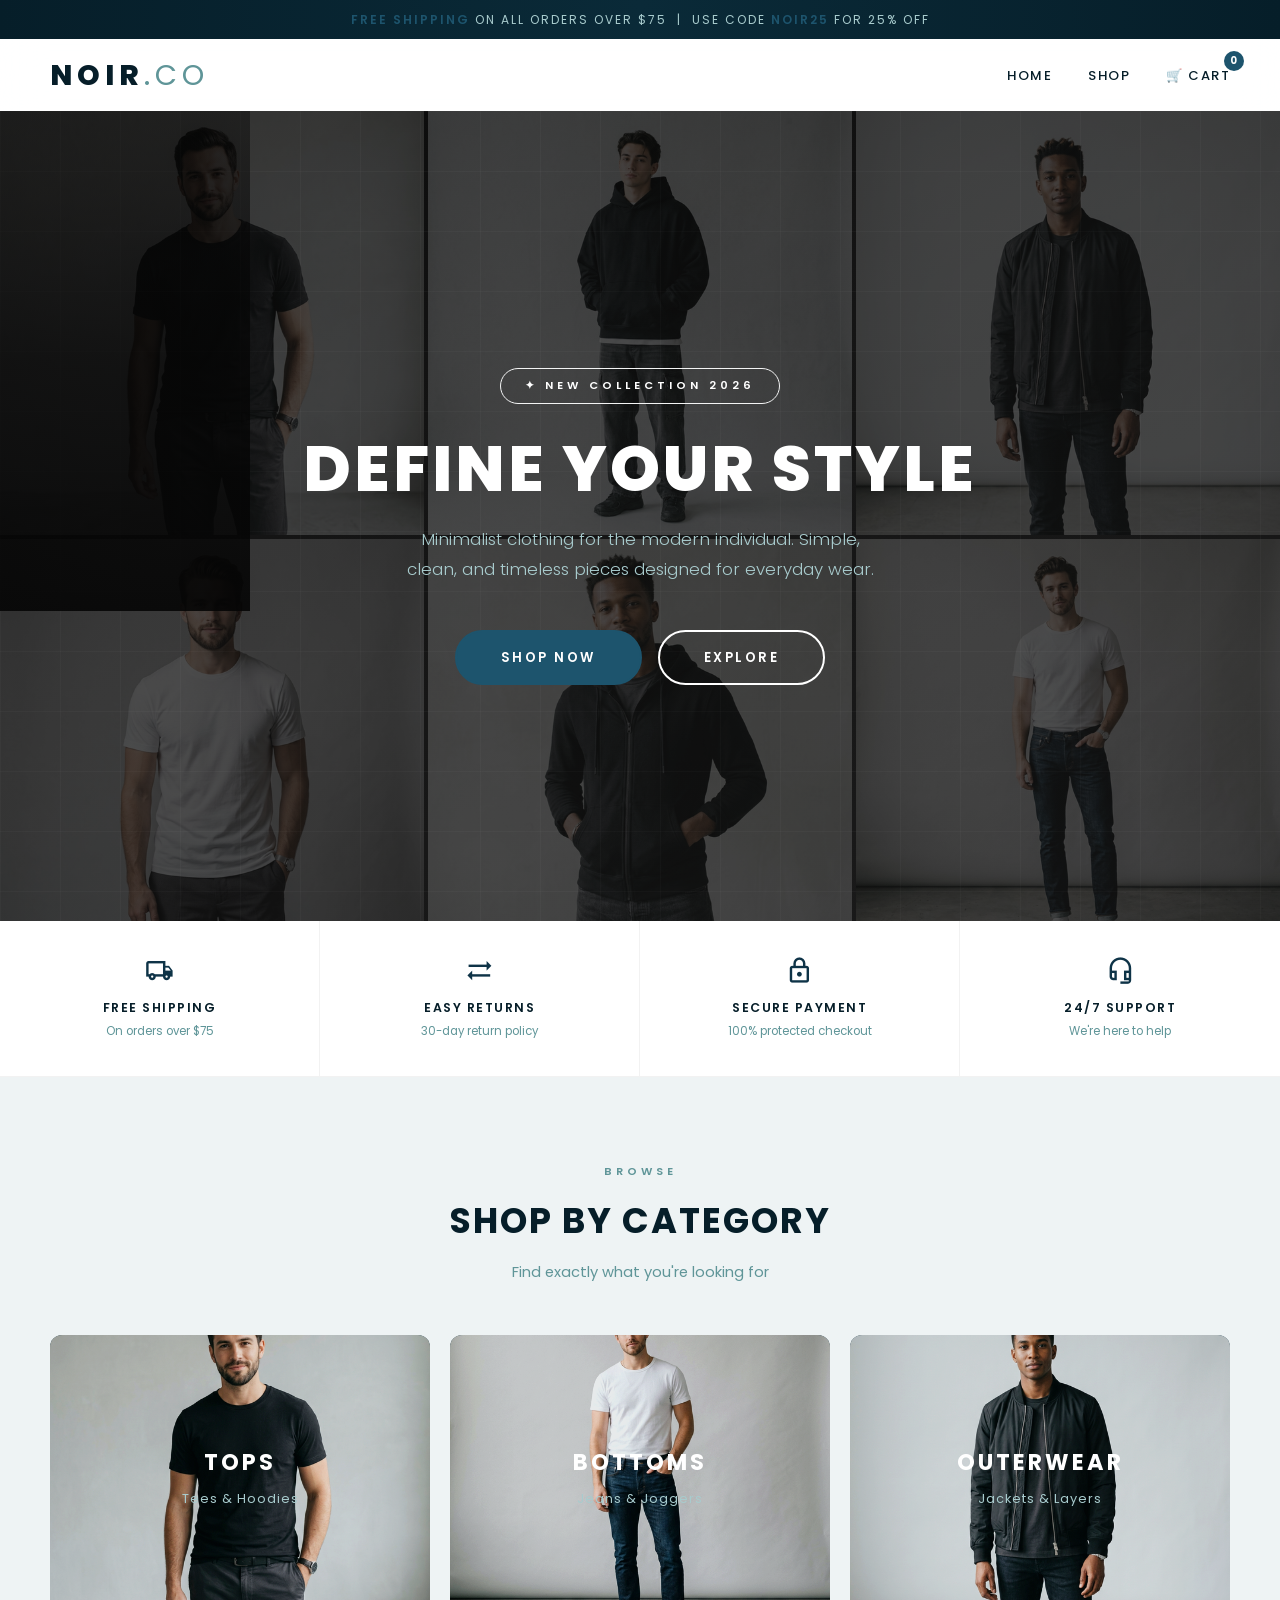
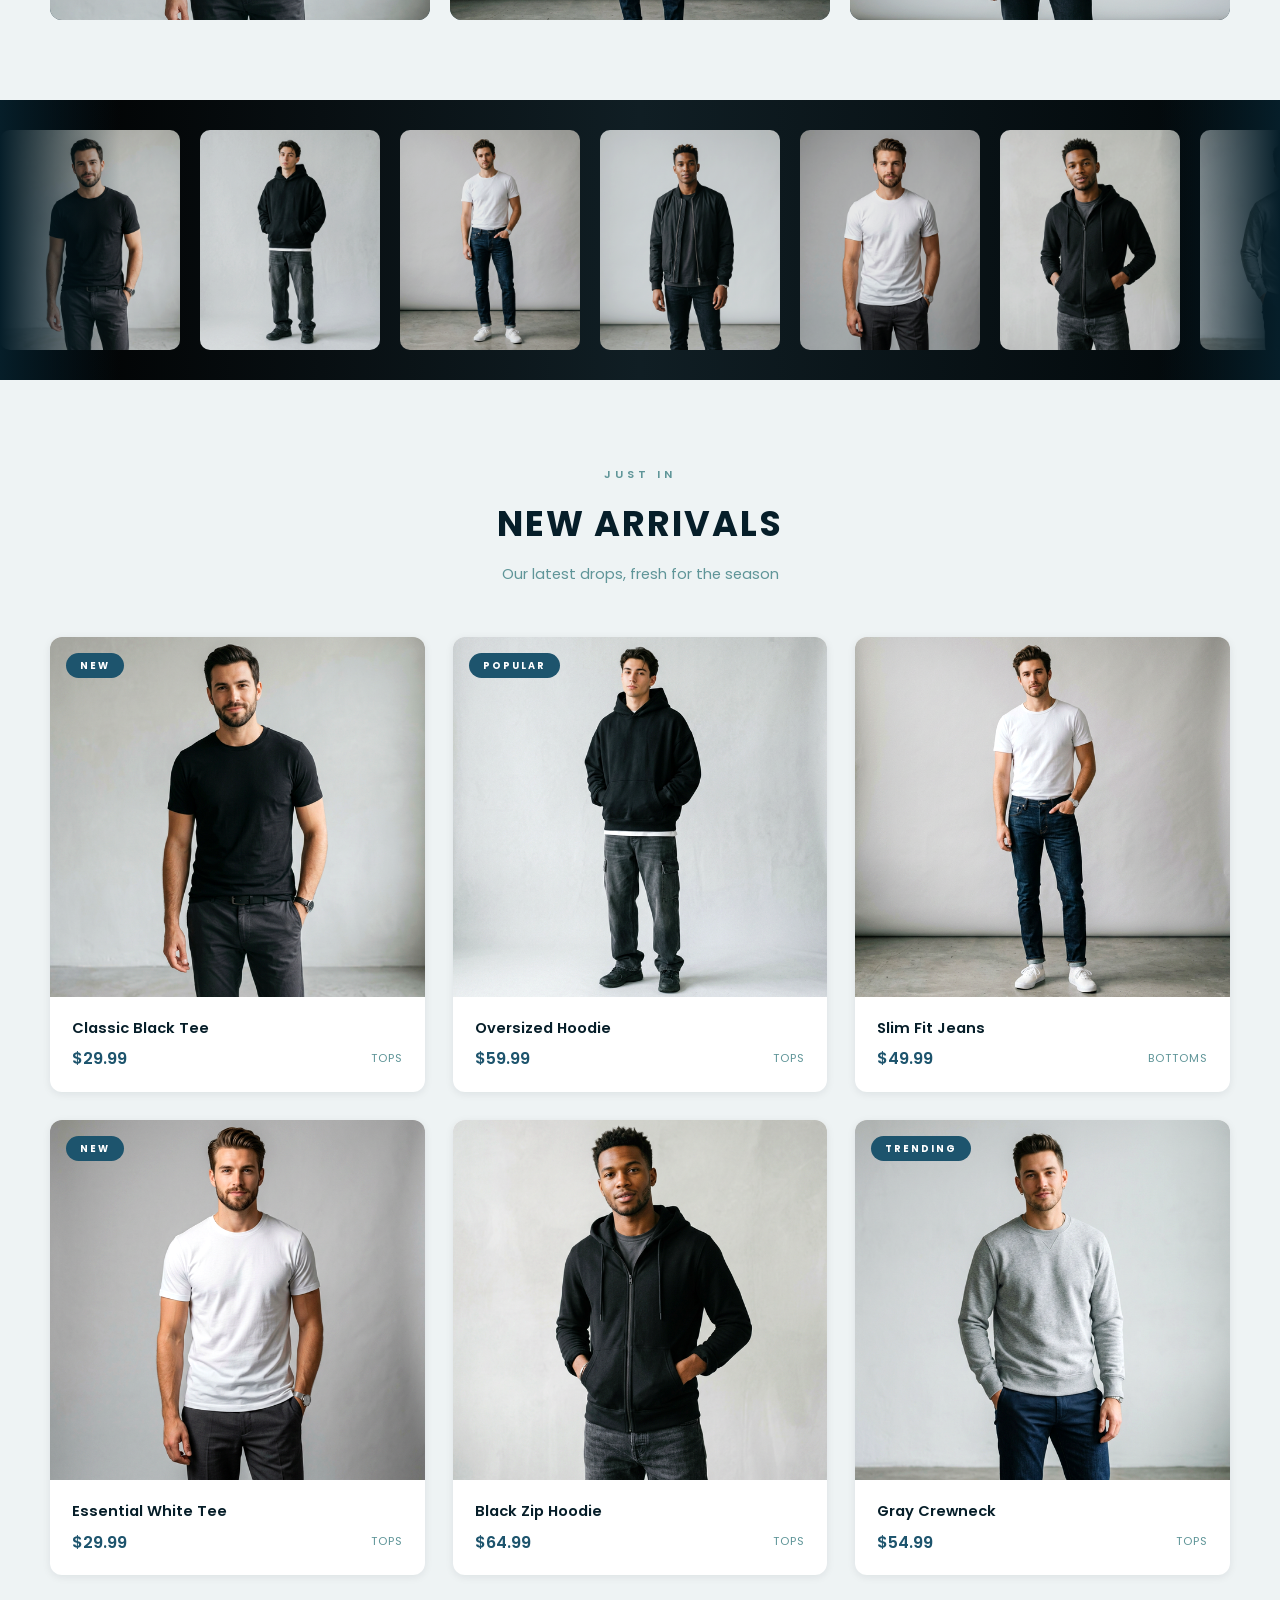
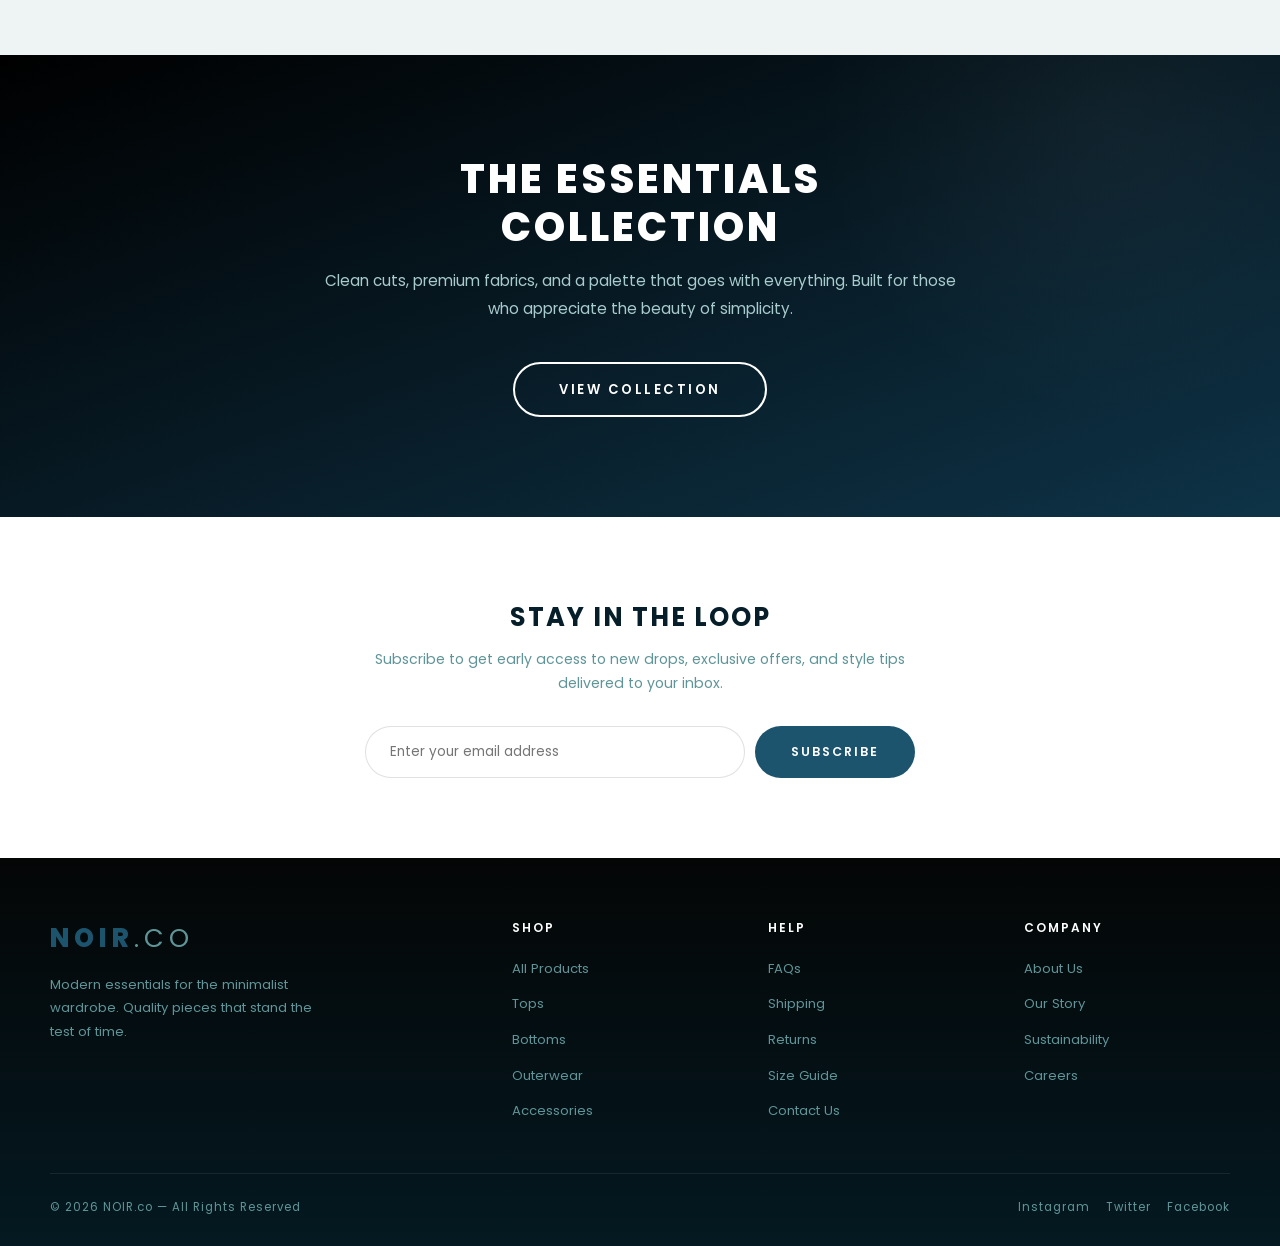
<file: index.html>
<!DOCTYPE html>
<html lang="en">

<head>
    <meta charset="UTF-8">
    <meta name="viewport" content="width=device-width, initial-scale=1.0">

    <!-- SEO Meta Tags -->
    <title>NOIR — Modern Clothing Brand</title>
    <meta name="description"
        content="NOIR is a modern clothing brand offering minimal, sleek apparel. Shop our curated collection of essentials.">

    <!-- Google Fonts: Poppins -->
    <link href="https://fonts.googleapis.com/css2?family=Poppins:wght@300;400;500;600;700;800&display=swap"
        rel="stylesheet">

    <!-- Google Material Icons -->
    <link href="https://fonts.googleapis.com/icon?family=Material+Icons+Outlined" rel="stylesheet">

    <!-- Our Stylesheet -->
    <link rel="stylesheet" href="style.css">
</head>

<body>

    <!-- ==============================
       PROMO BAR — Top announcement strip
       ============================== -->
    <div class="promo-bar">
        <strong>Free Shipping</strong> on all orders over $75 &nbsp;|&nbsp; Use code <strong>NOIR25</strong> for 25% off
    </div>

    <!-- ==============================
       HEADER / NAVIGATION BAR
       ============================== -->
    <header>
        <nav>
            <a href="index.html" class="logo">NOIR<span>.co</span></a>
            <button class="hamburger" id="hamburger" onclick="toggleMobileMenu()" aria-label="Menu">
                <span></span>
                <span></span>
                <span></span>
            </button>
            <ul class="nav-links" id="nav-links">
                <li><a href="index.html">Home</a></li>
                <li><a href="shop.html">Shop</a></li>
                <li>
                    <a href="cart.html" class="cart-link">
                        🛒 Cart
                        <span class="cart-count" id="cart-count">0</span>
                    </a>
                </li>
            </ul>
        </nav>
    </header>

    <!-- ==============================
       HERO SECTION — with background image
       ============================== -->
    <section class="hero" id="hero">
        <!-- Product image collage as background (masked / dimmed) -->
        <div class="hero-collage">
            <img src="images/product1.png" alt="">
            <img src="images/product2.png" alt="">
            <img src="images/product4.png" alt="">
            <img src="images/product7.png" alt="">
            <img src="images/product8.png" alt="">
            <img src="images/product3.png" alt="">
        </div>
        <div class="hero-content">
            <span class="hero-badge">✦ New Collection 2026</span>
            <h1>Define Your Style</h1>
            <p>Minimalist clothing for the modern individual. Simple, clean, and timeless pieces designed for everyday
                wear.</p>
            <div class="hero-buttons">
                <a href="shop.html" class="btn btn-primary">Shop Now</a>
                <a href="#categories" class="btn">Explore</a>
            </div>
        </div>
    </section>

    <!-- ==============================
       TRUST / FEATURES BAR
       ============================== -->
    <div class="features-bar reveal">
        <div class="feature-item">
            <span class="feature-icon material-icons-outlined">local_shipping</span>
            <h4>Free Shipping</h4>
            <p>On orders over $75</p>
        </div>
        <div class="feature-item">
            <span class="feature-icon material-icons-outlined">sync_alt</span>
            <h4>Easy Returns</h4>
            <p>30-day return policy</p>
        </div>
        <div class="feature-item">
            <span class="feature-icon material-icons-outlined">lock</span>
            <h4>Secure Payment</h4>
            <p>100% protected checkout</p>
        </div>
        <div class="feature-item">
            <span class="feature-icon material-icons-outlined">headset_mic</span>
            <h4>24/7 Support</h4>
            <p>We're here to help</p>
        </div>
    </div>

    <!-- ==============================
       SHOP BY CATEGORY
       ============================== -->
    <section class="categories reveal" id="categories">
        <div class="section-header">
            <span class="section-label">Browse</span>
            <h2 class="section-title">Shop by Category</h2>
            <p class="section-subtitle">Find exactly what you're looking for</p>
        </div>

        <div class="category-grid">
            <a href="shop.html" class="category-card">
                <img src="images/product1.png" alt="Tops">
                <div class="category-overlay">
                    <h3>Tops</h3>
                    <p>Tees &amp; Hoodies</p>
                </div>
            </a>
            <a href="shop.html" class="category-card">
                <img src="images/product3.png" alt="Bottoms">
                <div class="category-overlay">
                    <h3>Bottoms</h3>
                    <p>Jeans &amp; Joggers</p>
                </div>
            </a>
            <a href="shop.html" class="category-card">
                <img src="images/product4.png" alt="Outerwear">
                <div class="category-overlay">
                    <h3>Outerwear</h3>
                    <p>Jackets &amp; Layers</p>
                </div>
            </a>
        </div>
    </section>

    <!-- ==============================
       PRODUCT MARQUEE — Infinite scroll left
       ============================== -->
    <div class="marquee-section reveal">
        <div class="marquee-track">
            <div class="marquee-content">
                <img src="images/product1.png" alt="Classic Black Tee">
                <img src="images/product2.png" alt="Oversized Hoodie">
                <img src="images/product3.png" alt="Slim Fit Jeans">
                <img src="images/product4.png" alt="Bomber Jacket">
                <img src="images/product7.png" alt="White Tee">
                <img src="images/product8.png" alt="Zip Hoodie">
                <img src="images/product9.png" alt="Crewneck">
                <img src="images/product5.png" alt="Joggers">
                <img src="images/product10.png" alt="Shorts">
                <img src="images/product6.png" alt="White Cap">
                <img src="images/product11.png" alt="Beanie">
            </div>
            <!-- Duplicate for seamless loop -->
            <div class="marquee-content">
                <img src="images/product1.png" alt="Classic Black Tee">
                <img src="images/product2.png" alt="Oversized Hoodie">
                <img src="images/product3.png" alt="Slim Fit Jeans">
                <img src="images/product4.png" alt="Bomber Jacket">
                <img src="images/product7.png" alt="White Tee">
                <img src="images/product8.png" alt="Zip Hoodie">
                <img src="images/product9.png" alt="Crewneck">
                <img src="images/product5.png" alt="Joggers">
                <img src="images/product10.png" alt="Shorts">
                <img src="images/product6.png" alt="White Cap">
                <img src="images/product11.png" alt="Beanie">
            </div>
        </div>
    </div>

    <!-- ==============================
       FEATURED PRODUCTS — "New Arrivals" with 6 products
       ============================== -->
    <section class="featured reveal">
        <div class="section-header">
            <span class="section-label">Just In</span>
            <h2 class="section-title">New Arrivals</h2>
            <p class="section-subtitle">Our latest drops, fresh for the season</p>
        </div>

        <div class="product-grid">

            <!-- Product Card 1 -->
            <div class="product-card" id="hp-product-1">
                <div class="product-card-image">
                    <span class="product-badge">New</span>
                    <img src="images/product1.png" alt="Classic Black Tee">
                    <div class="quick-add">
                        <button class="add-to-cart-btn"
                            onclick="addToCart(1, 'Classic Black Tee', 29.99, 'images/product1.png')">
                            Add to Cart
                        </button>
                    </div>
                </div>
                <div class="product-info">
                    <h3>Classic Black Tee</h3>
                    <div class="product-meta">
                        <span class="price">$29.99</span>
                        <span class="category-label">Tops</span>
                    </div>
                </div>
            </div>

            <!-- Product Card 2 -->
            <div class="product-card" id="hp-product-2">
                <div class="product-card-image">
                    <span class="product-badge">Popular</span>
                    <img src="images/product2.png" alt="Oversized Hoodie">
                    <div class="quick-add">
                        <button class="add-to-cart-btn"
                            onclick="addToCart(2, 'Oversized Hoodie', 59.99, 'images/product2.png')">
                            Add to Cart
                        </button>
                    </div>
                </div>
                <div class="product-info">
                    <h3>Oversized Hoodie</h3>
                    <div class="product-meta">
                        <span class="price">$59.99</span>
                        <span class="category-label">Tops</span>
                    </div>
                </div>
            </div>

            <!-- Product Card 3 -->
            <div class="product-card" id="hp-product-3">
                <div class="product-card-image">
                    <img src="images/product3.png" alt="Slim Fit Jeans">
                    <div class="quick-add">
                        <button class="add-to-cart-btn"
                            onclick="addToCart(3, 'Slim Fit Jeans', 49.99, 'images/product3.png')">
                            Add to Cart
                        </button>
                    </div>
                </div>
                <div class="product-info">
                    <h3>Slim Fit Jeans</h3>
                    <div class="product-meta">
                        <span class="price">$49.99</span>
                        <span class="category-label">Bottoms</span>
                    </div>
                </div>
            </div>

            <!-- Product Card 7 - White Tee -->
            <div class="product-card" id="hp-product-7">
                <div class="product-card-image">
                    <span class="product-badge">New</span>
                    <img src="images/product7.png" alt="Essential White Tee">
                    <div class="quick-add">
                        <button class="add-to-cart-btn"
                            onclick="addToCart(7, 'Essential White Tee', 29.99, 'images/product7.png')">
                            Add to Cart
                        </button>
                    </div>
                </div>
                <div class="product-info">
                    <h3>Essential White Tee</h3>
                    <div class="product-meta">
                        <span class="price">$29.99</span>
                        <span class="category-label">Tops</span>
                    </div>
                </div>
            </div>

            <!-- Product Card 8 - Black Hoodie -->
            <div class="product-card" id="hp-product-8">
                <div class="product-card-image">
                    <img src="images/product8.png" alt="Black Zip Hoodie">
                    <div class="quick-add">
                        <button class="add-to-cart-btn"
                            onclick="addToCart(8, 'Black Zip Hoodie', 64.99, 'images/product8.png')">
                            Add to Cart
                        </button>
                    </div>
                </div>
                <div class="product-info">
                    <h3>Black Zip Hoodie</h3>
                    <div class="product-meta">
                        <span class="price">$64.99</span>
                        <span class="category-label">Tops</span>
                    </div>
                </div>
            </div>

            <!-- Product Card 9 - Gray Sweatshirt -->
            <div class="product-card" id="hp-product-9">
                <div class="product-card-image">
                    <span class="product-badge">Trending</span>
                    <img src="images/product9.png" alt="Gray Crewneck">
                    <div class="quick-add">
                        <button class="add-to-cart-btn"
                            onclick="addToCart(9, 'Gray Crewneck', 54.99, 'images/product9.png')">
                            Add to Cart
                        </button>
                    </div>
                </div>
                <div class="product-info">
                    <h3>Gray Crewneck</h3>
                    <div class="product-meta">
                        <span class="price">$54.99</span>
                        <span class="category-label">Tops</span>
                    </div>
                </div>
            </div>

        </div>
    </section>

    <!-- ==============================
       PROMO BANNER — Mid-page CTA
       ============================== -->
    <section class="promo-banner reveal">
        <div class="promo-content">
            <h2>The Essentials Collection</h2>
            <p>Clean cuts, premium fabrics, and a palette that goes with everything. Built for those who appreciate the
                beauty of simplicity.</p>
            <a href="shop.html" class="btn">View Collection</a>
        </div>
    </section>

    <!-- ==============================
       NEWSLETTER SIGN-UP
       ============================== -->
    <section class="newsletter reveal">
        <div class="newsletter-inner">
            <h2>Stay in the Loop</h2>
            <p>Subscribe to get early access to new drops, exclusive offers, and style tips delivered to your inbox.</p>
            <form class="newsletter-form" onsubmit="event.preventDefault(); showToast('Thanks for subscribing!');">
                <input type="email" placeholder="Enter your email address" required>
                <button type="submit">Subscribe</button>
            </form>
        </div>
    </section>

    <!-- ==============================
       FOOTER
       ============================== -->
    <footer>
        <div class="footer-grid">
            <div class="footer-brand">
                <a href="index.html" class="logo">NOIR<span>.co</span></a>
                <p>Modern essentials for the minimalist wardrobe. Quality pieces that stand the test of time.</p>
            </div>
            <div class="footer-col">
                <h4>Shop</h4>
                <ul>
                    <li><a href="shop.html">All Products</a></li>
                    <li><a href="shop.html">Tops</a></li>
                    <li><a href="shop.html">Bottoms</a></li>
                    <li><a href="shop.html">Outerwear</a></li>
                    <li><a href="shop.html">Accessories</a></li>
                </ul>
            </div>
            <div class="footer-col">
                <h4>Help</h4>
                <ul>
                    <li><a href="#">FAQs</a></li>
                    <li><a href="#">Shipping</a></li>
                    <li><a href="#">Returns</a></li>
                    <li><a href="#">Size Guide</a></li>
                    <li><a href="#">Contact Us</a></li>
                </ul>
            </div>
            <div class="footer-col">
                <h4>Company</h4>
                <ul>
                    <li><a href="#">About Us</a></li>
                    <li><a href="#">Our Story</a></li>
                    <li><a href="#">Sustainability</a></li>
                    <li><a href="#">Careers</a></li>
                </ul>
            </div>
        </div>
        <div class="footer-bottom">
            <p>&copy; 2026 NOIR.co — All Rights Reserved</p>
            <div class="social-links">
                <a href="#">Instagram</a>
                <a href="#">Twitter</a>
                <a href="#">Facebook</a>
            </div>
        </div>
    </footer>

    <!-- JavaScript File -->
    <script src="script.js"></script>
</body>

</html>
</file>
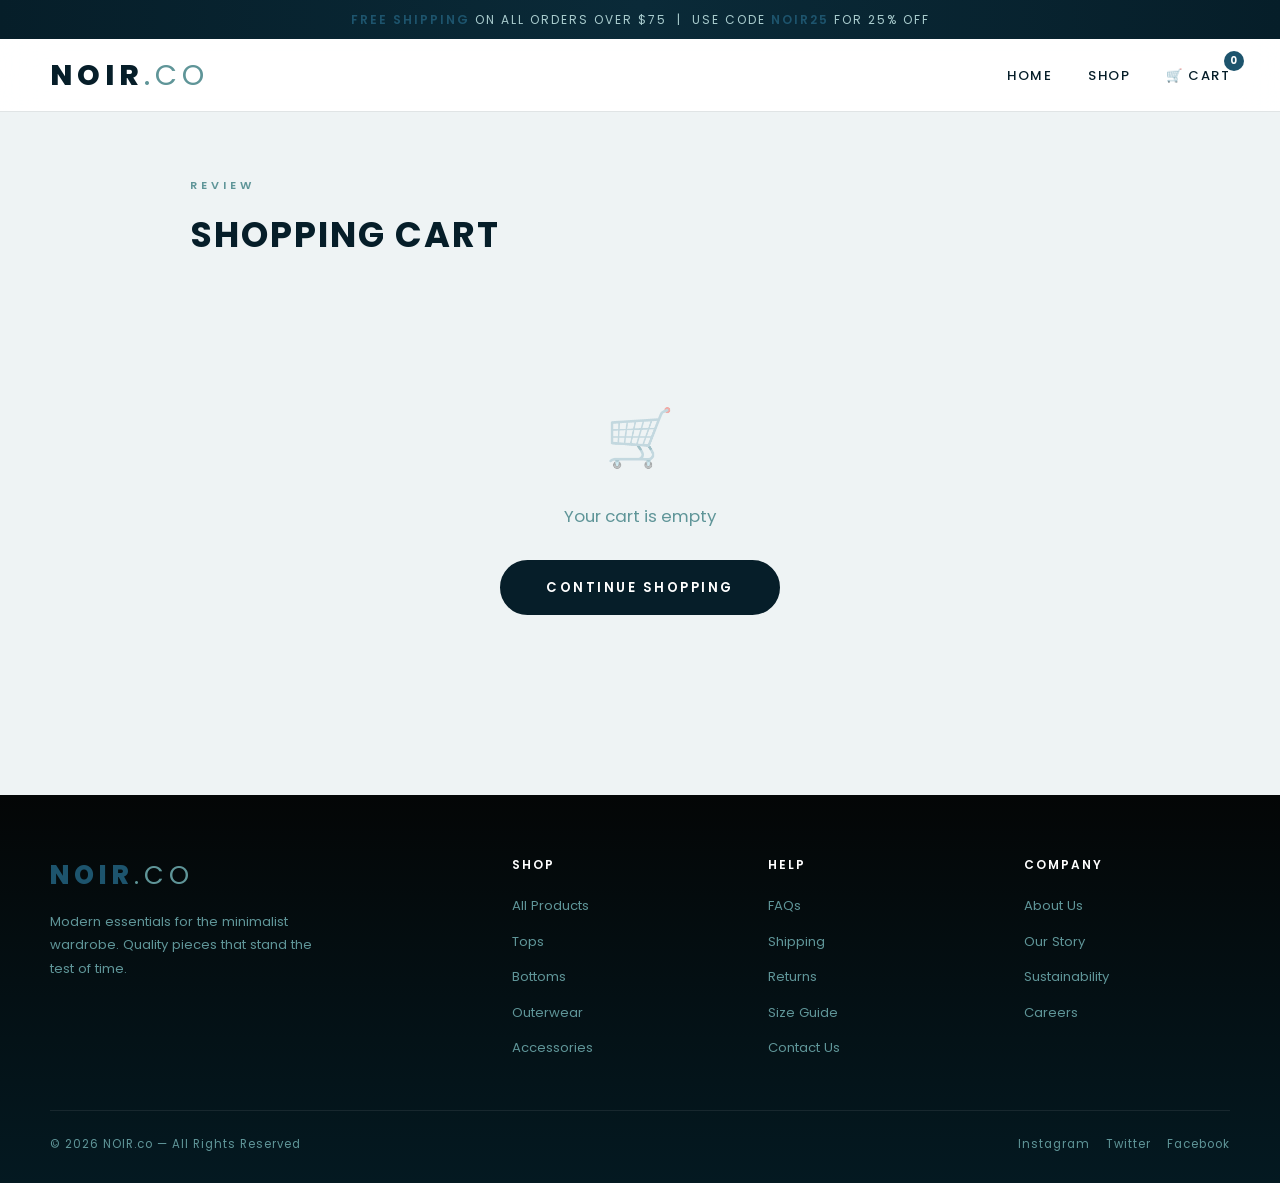
<file: cart.html>
<!DOCTYPE html>
<html lang="en">

<head>
    <meta charset="UTF-8">
    <meta name="viewport" content="width=device-width, initial-scale=1.0">

    <!-- SEO Meta Tags -->
    <title>Cart — NOIR Clothing</title>
    <meta name="description" content="Review your NOIR shopping cart. Adjust quantities and proceed to checkout.">

    <!-- Google Fonts: Poppins -->
    <link href="https://fonts.googleapis.com/css2?family=Poppins:wght@300;400;500;600;700;800&display=swap"
        rel="stylesheet">

    <!-- Our Stylesheet -->
    <link rel="stylesheet" href="style.css">
</head>

<body>

    <!-- ==============================
       PROMO BAR
       ============================== -->
    <div class="promo-bar">
        <strong>Free Shipping</strong> on all orders over $75 &nbsp;|&nbsp; Use code <strong>NOIR25</strong> for 25% off
    </div>

    <!-- ==============================
       HEADER / NAVIGATION BAR
       ============================== -->
    <header>
        <nav>
            <a href="index.html" class="logo">NOIR<span>.co</span></a>
            <button class="hamburger" id="hamburger" onclick="toggleMobileMenu()" aria-label="Menu">
                <span></span>
                <span></span>
                <span></span>
            </button>
            <ul class="nav-links" id="nav-links">
                <li><a href="index.html">Home</a></li>
                <li><a href="shop.html">Shop</a></li>
                <li>
                    <a href="cart.html" class="cart-link">
                        🛒 Cart
                        <span class="cart-count" id="cart-count">0</span>
                    </a>
                </li>
            </ul>
        </nav>
    </header>

    <!-- ==============================
       CART SECTION
       Dynamically filled by JavaScript
       ============================== -->
    <section class="cart-section">
        <div class="section-header" id="cart-header">
            <span class="section-label">Review</span>
            <h1 class="section-title">Shopping Cart</h1>
        </div>

        <!--
      This container is dynamically rendered by renderCart() in script.js.
      It shows cart items or an "empty cart" message.
    -->
        <div id="cart-container">
            <!-- Cart items will be rendered here by JavaScript -->
        </div>
    </section>

    <!-- ==============================
       FOOTER
       ============================== -->
    <footer>
        <div class="footer-grid">
            <div class="footer-brand">
                <a href="index.html" class="logo">NOIR<span>.co</span></a>
                <p>Modern essentials for the minimalist wardrobe. Quality pieces that stand the test of time.</p>
            </div>
            <div class="footer-col">
                <h4>Shop</h4>
                <ul>
                    <li><a href="shop.html">All Products</a></li>
                    <li><a href="shop.html">Tops</a></li>
                    <li><a href="shop.html">Bottoms</a></li>
                    <li><a href="shop.html">Outerwear</a></li>
                    <li><a href="shop.html">Accessories</a></li>
                </ul>
            </div>
            <div class="footer-col">
                <h4>Help</h4>
                <ul>
                    <li><a href="#">FAQs</a></li>
                    <li><a href="#">Shipping</a></li>
                    <li><a href="#">Returns</a></li>
                    <li><a href="#">Size Guide</a></li>
                    <li><a href="#">Contact Us</a></li>
                </ul>
            </div>
            <div class="footer-col">
                <h4>Company</h4>
                <ul>
                    <li><a href="#">About Us</a></li>
                    <li><a href="#">Our Story</a></li>
                    <li><a href="#">Sustainability</a></li>
                    <li><a href="#">Careers</a></li>
                </ul>
            </div>
        </div>
        <div class="footer-bottom">
            <p>&copy; 2026 NOIR.co — All Rights Reserved</p>
            <div class="social-links">
                <a href="#">Instagram</a>
                <a href="#">Twitter</a>
                <a href="#">Facebook</a>
            </div>
        </div>
    </footer>

    <!-- JavaScript File -->
    <script src="script.js"></script>
</body>

</html>
</file>
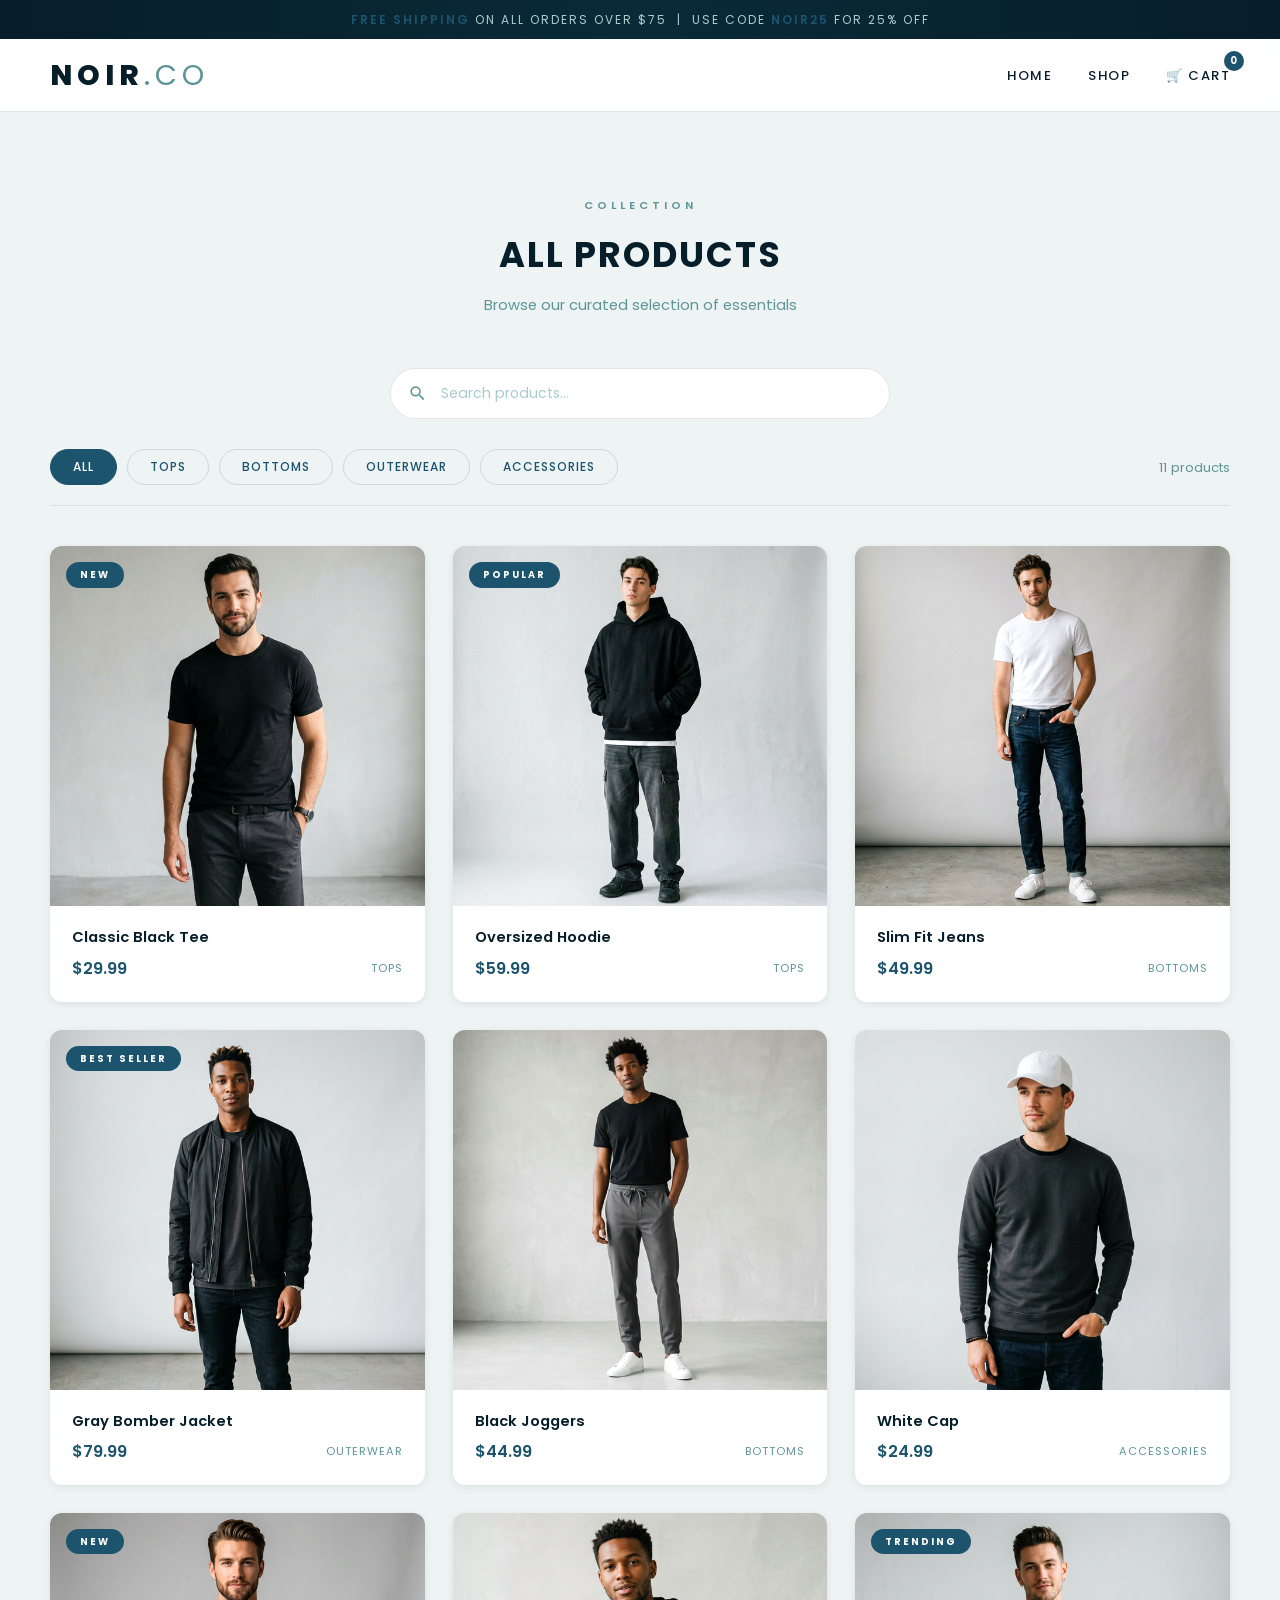
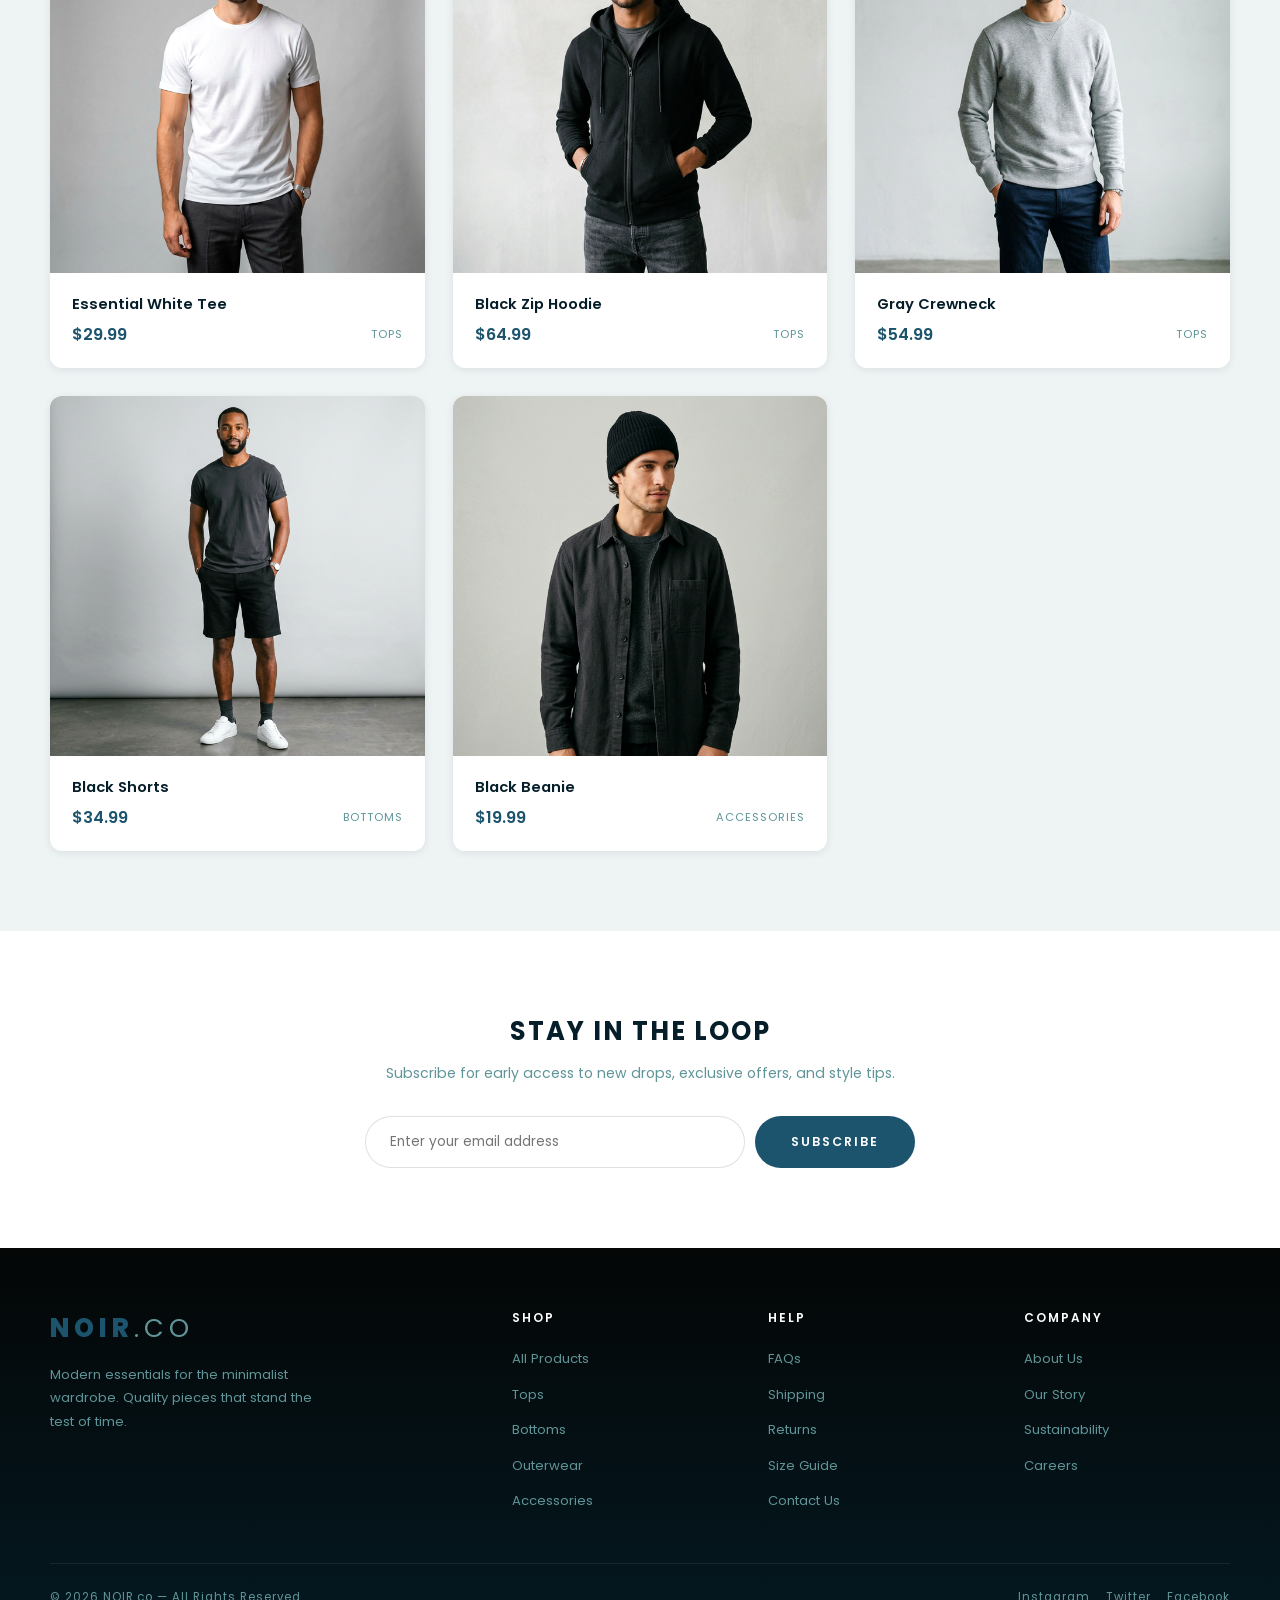
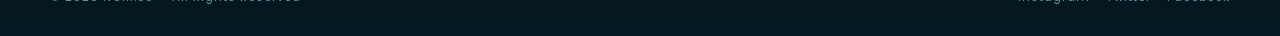
<file: shop.html>
<!DOCTYPE html>
<html lang="en">

<head>
    <meta charset="UTF-8">
    <meta name="viewport" content="width=device-width, initial-scale=1.0">

    <!-- SEO Meta Tags -->
    <title>Shop — NOIR Clothing</title>
    <meta name="description"
        content="Browse the full NOIR clothing collection. Shop essentials like tees, hoodies, jeans, jackets, joggers, and caps.">

    <!-- Google Fonts: Poppins -->
    <link href="https://fonts.googleapis.com/css2?family=Poppins:wght@300;400;500;600;700;800&display=swap"
        rel="stylesheet">

    <!-- Google Material Icons -->
    <link href="https://fonts.googleapis.com/icon?family=Material+Icons+Outlined" rel="stylesheet">

    <!-- Our Stylesheet -->
    <link rel="stylesheet" href="style.css">
</head>

<body>

    <!-- ==============================
       PROMO BAR
       ============================== -->
    <div class="promo-bar">
        <strong>Free Shipping</strong> on all orders over $75 &nbsp;|&nbsp; Use code <strong>NOIR25</strong> for 25% off
    </div>

    <!-- ==============================
       HEADER / NAVIGATION BAR
       ============================== -->
    <header>
        <nav>
            <a href="index.html" class="logo">NOIR<span>.co</span></a>
            <button class="hamburger" id="hamburger" onclick="toggleMobileMenu()" aria-label="Menu">
                <span></span>
                <span></span>
                <span></span>
            </button>
            <ul class="nav-links" id="nav-links">
                <li><a href="index.html">Home</a></li>
                <li><a href="shop.html">Shop</a></li>
                <li>
                    <a href="cart.html" class="cart-link">
                        🛒 Cart
                        <span class="cart-count" id="cart-count">0</span>
                    </a>
                </li>
            </ul>
        </nav>
    </header>

    <!-- ==============================
       SHOP SECTION — All 11 Products
       ============================== -->
    <section class="shop-section reveal">
        <div class="section-header">
            <span class="section-label">Collection</span>
            <h1 class="section-title">All Products</h1>
            <p class="section-subtitle">Browse our curated selection of essentials</p>
        </div>

        <!-- Search Bar -->
        <div class="search-bar">
            <span class="material-icons-outlined search-icon">search</span>
            <input type="text" id="search-input" placeholder="Search products..." oninput="searchProducts(this.value)">
        </div>

        <!-- Filter Bar -->
        <div class="filter-bar">
            <div class="filter-tags">
                <button class="filter-tag active" onclick="filterProducts('all', this)">All</button>
                <button class="filter-tag" onclick="filterProducts('tops', this)">Tops</button>
                <button class="filter-tag" onclick="filterProducts('bottoms', this)">Bottoms</button>
                <button class="filter-tag" onclick="filterProducts('outerwear', this)">Outerwear</button>
                <button class="filter-tag" onclick="filterProducts('accessories', this)">Accessories</button>
            </div>
            <span class="product-count"><span id="visible-count">11</span> products</span>
        </div>

        <div class="product-grid" id="product-grid">

            <!-- PRODUCT 1: Classic Black Tee -->
            <div class="product-card" id="product-1" data-category="tops">
                <div class="product-card-image">
                    <span class="product-badge">New</span>
                    <img src="images/product1.png" alt="Classic Black Tee">
                    <div class="quick-add">
                        <button class="add-to-cart-btn"
                            onclick="addToCart(1, 'Classic Black Tee', 29.99, 'images/product1.png')">
                            Add to Cart
                        </button>
                    </div>
                </div>
                <div class="product-info">
                    <h3>Classic Black Tee</h3>
                    <div class="product-meta">
                        <span class="price">$29.99</span>
                        <span class="category-label">Tops</span>
                    </div>
                </div>
            </div>

            <!-- PRODUCT 2: Oversized Hoodie -->
            <div class="product-card" id="product-2" data-category="tops">
                <div class="product-card-image">
                    <span class="product-badge">Popular</span>
                    <img src="images/product2.png" alt="Oversized Hoodie">
                    <div class="quick-add">
                        <button class="add-to-cart-btn"
                            onclick="addToCart(2, 'Oversized Hoodie', 59.99, 'images/product2.png')">
                            Add to Cart
                        </button>
                    </div>
                </div>
                <div class="product-info">
                    <h3>Oversized Hoodie</h3>
                    <div class="product-meta">
                        <span class="price">$59.99</span>
                        <span class="category-label">Tops</span>
                    </div>
                </div>
            </div>

            <!-- PRODUCT 3: Slim Fit Jeans -->
            <div class="product-card" id="product-3" data-category="bottoms">
                <div class="product-card-image">
                    <img src="images/product3.png" alt="Slim Fit Jeans">
                    <div class="quick-add">
                        <button class="add-to-cart-btn"
                            onclick="addToCart(3, 'Slim Fit Jeans', 49.99, 'images/product3.png')">
                            Add to Cart
                        </button>
                    </div>
                </div>
                <div class="product-info">
                    <h3>Slim Fit Jeans</h3>
                    <div class="product-meta">
                        <span class="price">$49.99</span>
                        <span class="category-label">Bottoms</span>
                    </div>
                </div>
            </div>

            <!-- PRODUCT 4: Gray Bomber Jacket -->
            <div class="product-card" id="product-4" data-category="outerwear">
                <div class="product-card-image">
                    <span class="product-badge">Best Seller</span>
                    <img src="images/product4.png" alt="Gray Bomber Jacket">
                    <div class="quick-add">
                        <button class="add-to-cart-btn"
                            onclick="addToCart(4, 'Gray Bomber Jacket', 79.99, 'images/product4.png')">
                            Add to Cart
                        </button>
                    </div>
                </div>
                <div class="product-info">
                    <h3>Gray Bomber Jacket</h3>
                    <div class="product-meta">
                        <span class="price">$79.99</span>
                        <span class="category-label">Outerwear</span>
                    </div>
                </div>
            </div>

            <!-- PRODUCT 5: Black Joggers -->
            <div class="product-card" id="product-5" data-category="bottoms">
                <div class="product-card-image">
                    <img src="images/product5.png" alt="Black Joggers">
                    <div class="quick-add">
                        <button class="add-to-cart-btn"
                            onclick="addToCart(5, 'Black Joggers', 44.99, 'images/product5.png')">
                            Add to Cart
                        </button>
                    </div>
                </div>
                <div class="product-info">
                    <h3>Black Joggers</h3>
                    <div class="product-meta">
                        <span class="price">$44.99</span>
                        <span class="category-label">Bottoms</span>
                    </div>
                </div>
            </div>

            <!-- PRODUCT 6: White Cap -->
            <div class="product-card" id="product-6" data-category="accessories">
                <div class="product-card-image">
                    <img src="images/product6.png" alt="White Cap">
                    <div class="quick-add">
                        <button class="add-to-cart-btn"
                            onclick="addToCart(6, 'White Cap', 24.99, 'images/product6.png')">
                            Add to Cart
                        </button>
                    </div>
                </div>
                <div class="product-info">
                    <h3>White Cap</h3>
                    <div class="product-meta">
                        <span class="price">$24.99</span>
                        <span class="category-label">Accessories</span>
                    </div>
                </div>
            </div>

            <!-- PRODUCT 7: Essential White Tee -->
            <div class="product-card" id="product-7" data-category="tops">
                <div class="product-card-image">
                    <span class="product-badge">New</span>
                    <img src="images/product7.png" alt="Essential White Tee">
                    <div class="quick-add">
                        <button class="add-to-cart-btn"
                            onclick="addToCart(7, 'Essential White Tee', 29.99, 'images/product7.png')">
                            Add to Cart
                        </button>
                    </div>
                </div>
                <div class="product-info">
                    <h3>Essential White Tee</h3>
                    <div class="product-meta">
                        <span class="price">$29.99</span>
                        <span class="category-label">Tops</span>
                    </div>
                </div>
            </div>

            <!-- PRODUCT 8: Black Zip Hoodie -->
            <div class="product-card" id="product-8" data-category="tops">
                <div class="product-card-image">
                    <img src="images/product8.png" alt="Black Zip Hoodie">
                    <div class="quick-add">
                        <button class="add-to-cart-btn"
                            onclick="addToCart(8, 'Black Zip Hoodie', 64.99, 'images/product8.png')">
                            Add to Cart
                        </button>
                    </div>
                </div>
                <div class="product-info">
                    <h3>Black Zip Hoodie</h3>
                    <div class="product-meta">
                        <span class="price">$64.99</span>
                        <span class="category-label">Tops</span>
                    </div>
                </div>
            </div>

            <!-- PRODUCT 9: Gray Crewneck -->
            <div class="product-card" id="product-9" data-category="tops">
                <div class="product-card-image">
                    <span class="product-badge">Trending</span>
                    <img src="images/product9.png" alt="Gray Crewneck">
                    <div class="quick-add">
                        <button class="add-to-cart-btn"
                            onclick="addToCart(9, 'Gray Crewneck', 54.99, 'images/product9.png')">
                            Add to Cart
                        </button>
                    </div>
                </div>
                <div class="product-info">
                    <h3>Gray Crewneck</h3>
                    <div class="product-meta">
                        <span class="price">$54.99</span>
                        <span class="category-label">Tops</span>
                    </div>
                </div>
            </div>

            <!-- PRODUCT 10: Black Shorts -->
            <div class="product-card" id="product-10" data-category="bottoms">
                <div class="product-card-image">
                    <img src="images/product10.png" alt="Black Shorts">
                    <div class="quick-add">
                        <button class="add-to-cart-btn"
                            onclick="addToCart(10, 'Black Shorts', 34.99, 'images/product10.png')">
                            Add to Cart
                        </button>
                    </div>
                </div>
                <div class="product-info">
                    <h3>Black Shorts</h3>
                    <div class="product-meta">
                        <span class="price">$34.99</span>
                        <span class="category-label">Bottoms</span>
                    </div>
                </div>
            </div>

            <!-- PRODUCT 11: Black Beanie -->
            <div class="product-card" id="product-11" data-category="accessories">
                <div class="product-card-image">
                    <img src="images/product11.png" alt="Black Beanie">
                    <div class="quick-add">
                        <button class="add-to-cart-btn"
                            onclick="addToCart(11, 'Black Beanie', 19.99, 'images/product11.png')">
                            Add to Cart
                        </button>
                    </div>
                </div>
                <div class="product-info">
                    <h3>Black Beanie</h3>
                    <div class="product-meta">
                        <span class="price">$19.99</span>
                        <span class="category-label">Accessories</span>
                    </div>
                </div>
            </div>

        </div>
    </section>

    <!-- ==============================
       NEWSLETTER
       ============================== -->
    <section class="newsletter reveal">
        <div class="newsletter-inner">
            <h2>Stay in the Loop</h2>
            <p>Subscribe for early access to new drops, exclusive offers, and style tips.</p>
            <form class="newsletter-form" onsubmit="event.preventDefault(); showToast('Thanks for subscribing!');">
                <input type="email" placeholder="Enter your email address" required>
                <button type="submit">Subscribe</button>
            </form>
        </div>
    </section>

    <!-- ==============================
       FOOTER
       ============================== -->
    <footer>
        <div class="footer-grid">
            <div class="footer-brand">
                <a href="index.html" class="logo">NOIR<span>.co</span></a>
                <p>Modern essentials for the minimalist wardrobe. Quality pieces that stand the test of time.</p>
            </div>
            <div class="footer-col">
                <h4>Shop</h4>
                <ul>
                    <li><a href="shop.html">All Products</a></li>
                    <li><a href="shop.html">Tops</a></li>
                    <li><a href="shop.html">Bottoms</a></li>
                    <li><a href="shop.html">Outerwear</a></li>
                    <li><a href="shop.html">Accessories</a></li>
                </ul>
            </div>
            <div class="footer-col">
                <h4>Help</h4>
                <ul>
                    <li><a href="#">FAQs</a></li>
                    <li><a href="#">Shipping</a></li>
                    <li><a href="#">Returns</a></li>
                    <li><a href="#">Size Guide</a></li>
                    <li><a href="#">Contact Us</a></li>
                </ul>
            </div>
            <div class="footer-col">
                <h4>Company</h4>
                <ul>
                    <li><a href="#">About Us</a></li>
                    <li><a href="#">Our Story</a></li>
                    <li><a href="#">Sustainability</a></li>
                    <li><a href="#">Careers</a></li>
                </ul>
            </div>
        </div>
        <div class="footer-bottom">
            <p>&copy; 2026 NOIR.co — All Rights Reserved</p>
            <div class="social-links">
                <a href="#">Instagram</a>
                <a href="#">Twitter</a>
                <a href="#">Facebook</a>
            </div>
        </div>
    </footer>

    <!-- JavaScript File -->
    <script src="script.js"></script>
</body>

</html>
</file>
<file: style.css>
/* ============================================
   NOIR CLOTHING — PREMIUM E-COMMERCE STYLESHEET
   Theme: Dark Teal & Navy | Font: Poppins
   ============================================ */

/* ----- Import Google Font ----- */
@import url('https://fonts.googleapis.com/css2?family=Poppins:wght@300;400;500;600;700;800&display=swap');

/* ----- CSS Variables (Design Tokens) ----- */
:root {
  --black: #061E29;
  --dark: #0a2a38;
  --dark-gray: #0e3347;
  --mid-gray: #1D546D;
  --gray: #5F9598;
  --light-gray: #a8cbcd;
  --off-white: #F3F4F4;
  --white: #ffffff;
  --accent: #1D546D;
  --accent-light: #5F9598;
  --accent-dark: #0e3347;
  --warm-bg: #eef3f4;
  --shadow-sm: 0 2px 8px rgba(6, 30, 41, 0.08);
  --shadow-md: 0 4px 20px rgba(6, 30, 41, 0.10);
  --shadow-lg: 0 8px 40px rgba(6, 30, 41, 0.14);
  --shadow-hover: 0 12px 50px rgba(6, 30, 41, 0.20);
  --radius: 12px;
  --radius-sm: 8px;
  --transition: 0.3s cubic-bezier(0.4, 0, 0.2, 1);
}

/* ----- CSS Reset & Base Styles ----- */
* {
  margin: 0;
  padding: 0;
  box-sizing: border-box;
}

html {
  scroll-behavior: smooth;
}

body {
  font-family: 'Poppins', sans-serif;
  background-color: var(--warm-bg);
  color: var(--black);
  line-height: 1.6;
  overflow-x: hidden;
}

a {
  text-decoration: none;
  color: inherit;
}

ul {
  list-style: none;
}

img {
  max-width: 100%;
  display: block;
}

/* ============================================
   PROMO BAR (Top of page)
   ============================================ */
.promo-bar {
  background: linear-gradient(90deg, var(--black) 0%, #0a2a38 50%, var(--black) 100%);
  color: var(--light-gray);
  text-align: center;
  padding: 10px 20px;
  font-size: 0.75rem;
  font-weight: 400;
  letter-spacing: 2px;
  text-transform: uppercase;
}

.promo-bar strong {
  color: var(--accent);
  font-weight: 600;
}

/* ============================================
   HEADER / NAVIGATION
   ============================================ */
header {
  background-color: var(--white);
  color: var(--black);
  padding: 0 50px;
  position: sticky;
  top: 0;
  z-index: 1000;
  box-shadow: 0 1px 0 rgba(0, 0, 0, 0.06);
  -webkit-backdrop-filter: blur(20px);
  backdrop-filter: blur(20px);
  background-color: rgba(255, 255, 255, 0.95);
}

nav {
  display: flex;
  align-items: center;
  justify-content: space-between;
  height: 72px;
  max-width: 1300px;
  margin: 0 auto;
}

/* Logo */
.logo {
  font-size: 1.8rem;
  font-weight: 800;
  letter-spacing: 5px;
  text-transform: uppercase;
  color: var(--black);
}

.logo span {
  color: var(--gray);
  font-weight: 400;
}

/* Nav Links */
.nav-links {
  display: flex;
  gap: 36px;
  align-items: center;
}

.nav-links a {
  font-size: 0.82rem;
  font-weight: 500;
  text-transform: uppercase;
  letter-spacing: 1.5px;
  color: var(--black);
  transition: color var(--transition);
  position: relative;
  padding: 4px 0;
}

.nav-links a:hover {
  color: var(--black);
}

/* Underline hover effect */
.nav-links a::after {
  content: '';
  position: absolute;
  bottom: -2px;
  left: 0;
  width: 0;
  height: 2px;
  background-color: var(--black);
  transition: width var(--transition);
}

.nav-links a:hover::after {
  width: 100%;
}

/* Cart Icon in Nav */
.cart-link {
  position: relative;
  font-size: 0.85rem;
  display: flex;
  align-items: center;
  gap: 6px;
}

.cart-count {
  position: absolute;
  top: -10px;
  right: -14px;
  background-color: var(--accent);
  color: var(--white);
  font-size: 0.6rem;
  font-weight: 700;
  width: 20px;
  height: 20px;
  border-radius: 50%;
  display: flex;
  align-items: center;
  justify-content: center;
  transition: transform var(--transition);
}

.cart-link:hover .cart-count {
  transform: scale(1.15);
}

/* ============================================
   HERO SECTION (Home Page)
   ============================================ */
.hero {
  background: linear-gradient(160deg, #0a0a0a 0%, #141414 40%, #1a1a1a 100%);
  color: var(--white);
  text-align: center;
  padding: 140px 20px 120px;
  min-height: 90vh;
  display: flex;
  flex-direction: column;
  align-items: center;
  justify-content: center;
  position: relative;
  overflow: hidden;
}

/* Decorative grid overlay */
.hero::before {
  content: '';
  position: absolute;
  inset: 0;
  background-image:
    linear-gradient(rgba(255, 255, 255, 0.03) 1px, transparent 1px),
    linear-gradient(90deg, rgba(255, 255, 255, 0.03) 1px, transparent 1px);
  background-size: 60px 60px;
  pointer-events: none;
}

/* Subtle glow */
.hero::after {
  content: '';
  position: absolute;
  top: 10%;
  left: 50%;
  transform: translateX(-50%);
  width: 500px;
  height: 500px;
  background: radial-gradient(circle, rgba(255, 255, 255, 0.06) 0%, transparent 70%);
  pointer-events: none;
}

/* Hero product collage background */
.hero-collage {
  position: absolute;
  inset: 0;
  display: grid;
  grid-template-columns: repeat(3, 1fr);
  grid-template-rows: repeat(2, 1fr);
  gap: 4px;
  z-index: 0;
  pointer-events: none;
  opacity: 0.35;
}

.hero-collage img {
  width: 100%;
  height: 100%;
  object-fit: cover;
  filter: grayscale(20%) brightness(0.7);
  transition: transform 8s ease;
}

.hero-collage img:hover {
  transform: scale(1.05);
}

/* Dark overlay on top of collage */
.hero::after {
  content: '';
  position: absolute;
  inset: 0;
  background: linear-gradient(180deg, rgba(5, 5, 5, 0.4) 0%, rgba(5, 5, 5, 0.75) 50%, rgba(5, 5, 5, 0.9) 100%);
  z-index: 0;
  pointer-events: none;
}

.hero-content {
  position: relative;
  z-index: 1;
  max-width: 700px;
}

.hero-badge {
  display: inline-block;
  font-size: 0.7rem;
  font-weight: 600;
  letter-spacing: 4px;
  text-transform: uppercase;
  color: var(----off-white);
  border: 1px solid var(--off-white);
  padding: 8px 24px;
  border-radius: 50px;
  margin-bottom: 30px;
  animation: fadeInUp 0.8s ease forwards;
}

.hero h1 {
  font-size: 4rem;
  font-weight: 800;
  letter-spacing: 3px;
  text-transform: uppercase;
  line-height: 1.1;
  margin-bottom: 20px;
  animation: fadeInUp 0.8s 0.15s ease both;
}

.hero p {
  font-size: 1.05rem;
  font-weight: 300;
  color: var(--light-gray);
  margin-bottom: 45px;
  max-width: 480px;
  margin-left: auto;
  margin-right: auto;
  line-height: 1.8;
  animation: fadeInUp 0.8s 0.3s ease both;
}

.hero-buttons {
  display: flex;
  gap: 16px;
  justify-content: center;
  animation: fadeInUp 0.8s 0.45s ease both;
}

@keyframes fadeInUp {
  from {
    opacity: 0;
    transform: translateY(20px);
  }

  to {
    opacity: 1;
    transform: translateY(0);
  }
}

/* ============================================
   BUTTONS
   ============================================ */
.btn {
  display: inline-flex;
  align-items: center;
  justify-content: center;
  padding: 15px 44px;
  font-family: 'Poppins', sans-serif;
  font-size: 0.82rem;
  font-weight: 600;
  text-transform: uppercase;
  letter-spacing: 2.5px;
  border: 2px solid var(--white);
  background: transparent;
  color: var(--white);
  cursor: pointer;
  border-radius: 50px;
  transition: all var(--transition);
  position: relative;
  overflow: hidden;
}

.btn:hover {
  background-color: var(--white);
  color: var(--black);
  transform: translateY(-2px);
  box-shadow: 0 8px 30px rgba(255, 255, 255, 0.15);
}

.btn-primary {
  background-color: var(--accent);
  color: var(--white);
  border-color: var(--accent);
}

.btn-primary:hover {
  background-color: var(--black);
  color: var(--white);
  box-shadow: 0 8px 30px rgba(29, 84, 109, 0.3);
}

.btn-dark {
  border-color: var(--black);
  color: var(--black);
}

.btn-dark:hover {
  background-color: var(--black);
  color: var(--white);
  box-shadow: 0 8px 30px rgba(0, 0, 0, 0.15);
}

.btn-dark-filled {
  border-color: var(--black);
  color: var(--white);
  background-color: var(--black);
}

.btn-dark-filled:hover {
  background-color: transparent;
  color: var(--black);
}

/* ============================================
   FEATURES / TRUST BAR
   ============================================ */
.features-bar {
  display: grid;
  grid-template-columns: repeat(4, 1fr);
  gap: 0;
  background-color: var(--white);
  border-bottom: 1px solid rgba(0, 0, 0, 0.05);
}

.feature-item {
  display: flex;
  flex-direction: column;
  align-items: center;
  justify-content: center;
  padding: 36px 20px;
  text-align: center;
  border-right: 1px solid rgba(0, 0, 0, 0.05);
  transition: background-color var(--transition);
}


.feature-item:last-child {
  border-right: none;
}

.feature-item:hover {
  background-color: var(--light-gray);
  animation: fadeInUp 0.3s ease-in;
}

.feature-icon {
  font-size: 1.8rem;
  margin-bottom: 12px;
  color: var(--accent-dark);
}

.feature-item h4 {
  font-size: 0.78rem;
  font-weight: 600;
  text-transform: uppercase;
  letter-spacing: 1.5px;
  margin-bottom: 4px;
}

.feature-item p {
  font-size: 0.72rem;
  color: var(--gray);
}

/* ============================================
   SECTION TITLES
   ============================================ */
.section-header {
  text-align: center;
  margin-bottom: 50px;
}

.section-label {
  display: inline-block;
  font-size: 0.7rem;
  color: var(--accent-dark);
  font-weight: 600;
  letter-spacing: 4px;
  text-transform: uppercase;
  color: var(--gray);
  margin-bottom: 12px;
}

.section-title {
  font-size: 2.2rem;
  font-weight: 700;
  letter-spacing: 2px;
  text-transform: uppercase;
  color: var(--black);
  margin-bottom: 10px;
}

.section-subtitle {
  font-size: 0.92rem;
  color: var(--gray);
  max-width: 500px;
  margin: 0 auto;
  line-height: 1.7;
}

/* ============================================
   CATEGORIES SECTION
   ============================================ */
.categories {
  padding: 80px 50px;
  max-width: 1300px;
  margin: 0 auto;
}

.category-grid {
  display: grid;
  grid-template-columns: repeat(3, 1fr);
  gap: 20px;
}

.category-card {
  position: relative;
  border-radius: var(--radius);
  overflow: hidden;
  cursor: pointer;
  aspect-ratio: 4/3;
  background-color: var(--dark);
}

.category-card img {
  width: 100%;
  height: 100%;
  object-fit: cover;
  transition: transform 0.6s ease, opacity var(--transition), filter var(--transition);
  opacity: 0.9;
  filter: brightness(1.05) saturate(1.1);
}

.category-card:hover img {
  transform: scale(1.08);
  opacity: 0.75;
  filter: brightness(1.1) saturate(1.2);
}

.category-overlay {
  position: absolute;
  inset: 0;
  display: flex;
  flex-direction: column;
  align-items: center;
  justify-content: center;
  z-index: 2;
  color: var(--white);
}

.category-overlay h3 {
  font-size: 1.4rem;
  font-weight: 700;
  text-transform: uppercase;
  letter-spacing: 3px;
  margin-bottom: 8px;
}

.category-overlay p {
  font-size: 0.8rem;
  color: var(--light-gray);
  letter-spacing: 1px;
}

/* ============================================
   PRODUCT MARQUEE (Infinite scroll left)
   ============================================ */
.marquee-section {
  overflow: hidden;
  background: linear-gradient(90deg, #000000 0%, #101e24 50%, #010608 100%);
  padding: 30px 0;
  position: relative;
}

/* Fade edges */
.marquee-section::before,
.marquee-section::after {
  content: '';
  position: absolute;
  top: 0;
  bottom: 0;
  width: 120px;
  z-index: 2;
  pointer-events: none;
}

.marquee-section::before {
  left: 0;
  background: linear-gradient(90deg, var(--black) 0%, transparent 100%);
}

.marquee-section::after {
  right: 0;
  background: linear-gradient(270deg, var(--black) 0%, transparent 100%);
}

.marquee-track {
  display: flex;
  width: max-content;
  animation: marqueeScroll 30s linear infinite;
}

.marquee-content {
  display: flex;
  gap: 20px;
  padding-right: 20px;
}

.marquee-content img {
  width: 180px;
  height: 220px;
  object-fit: cover;
  border-radius: 10px;
  opacity: 0.9;
  filter: brightness(1.05) saturate(1.1);
  transition: opacity 0.3s ease, transform 0.3s ease, filter 0.3s ease;
  flex-shrink: 0;
}

.marquee-content img:hover {
  opacity: 1;
  filter: brightness(1.1) saturate(1.2);
  transform: scale(1.05);
}

@keyframes marqueeScroll {
  0% {
    transform: translateX(0);
  }

  100% {
    transform: translateX(-50%);
  }
}

/* ============================================
   PRODUCT GRID (Shop Page + Featured)
   ============================================ */
.shop-section,
.featured {
  padding: 80px 50px;
  max-width: 1300px;
  margin: 0 auto;
}

/* Search Bar */
.search-bar {
  position: relative;
  max-width: 500px;
  margin: 0 auto 30px;
}

.search-bar input {
  width: 100%;
  padding: 14px 20px 14px 50px;
  border: 1.5px solid rgba(0, 0, 0, 0.1);
  border-radius: 50px;
  font-family: 'Poppins', sans-serif;
  font-size: 0.88rem;
  outline: none;
  background: var(--white);
  transition: border-color var(--transition), box-shadow var(--transition);
}

.search-bar input:focus {
  border-color: var(--accent);
  box-shadow: 0 0 0 3px rgba(29, 84, 109, 0.2);
}

.search-bar input::placeholder {
  color: var(--light-gray);
}

.search-icon {
  position: absolute;
  left: 18px;
  top: 50%;
  transform: translateY(-50%);
  color: var(--gray);
  font-size: 1.2rem;
  pointer-events: none;
}

/* Filter Bar */
.filter-bar {
  display: flex;
  justify-content: space-between;
  align-items: center;
  margin-bottom: 40px;
  padding-bottom: 20px;
  border-bottom: 1px solid rgba(0, 0, 0, 0.08);
}

.filter-tags {
  display: flex;
  gap: 10px;
}

.filter-tag {
  padding: 8px 22px;
  border: 1px solid rgba(0, 0, 0, 0.12);
  border-radius: 50px;
  font-family: 'Poppins', sans-serif;
  font-size: 0.75rem;
  font-weight: 500;
  letter-spacing: 1px;
  text-transform: uppercase;
  background: transparent;
  cursor: pointer;
  transition: all var(--transition);
  color: var(--mid-gray);
}

.filter-tag:hover,
.filter-tag.active {
  background-color: var(--accent);
  color: var(--white);
  border-color: var(--accent);
}

.product-count {
  font-size: 0.82rem;
  color: var(--gray);
}

.product-grid {
  display: grid;
  grid-template-columns: repeat(3, 1fr);
  gap: 28px;
}

/* ----- Product Card ----- */
.product-card {
  background-color: var(--white);
  border-radius: var(--radius);
  overflow: hidden;
  box-shadow: var(--shadow-sm);
  transition: transform var(--transition), box-shadow var(--transition);
  position: relative;
}

.product-card:hover {
  transform: translateY(-8px);
  box-shadow: var(--shadow-hover);
}

.product-card-image {
  position: relative;
  overflow: hidden;
  background-color: #f0f0f0;
}

.product-card-image img {
  width: 100%;
  height: 360px;
  object-fit: cover;
  filter: brightness(1.05) saturate(1.15);
  transition: transform 0.5s ease, filter 0.3s ease;
}

.product-card:hover .product-card-image img {
  filter: brightness(1.1) saturate(1.25);
  transform: scale(1.05);
}

/* Product badge (NEW, SALE, etc.) */
.product-badge {
  position: absolute;
  top: 16px;
  left: 16px;
  background-color: var(--accent);
  color: var(--white);
  font-size: 0.6rem;
  font-weight: 700;
  letter-spacing: 2px;
  text-transform: uppercase;
  padding: 5px 14px;
  border-radius: 50px;
  z-index: 2;
}

/* Quick add overlay */
.quick-add {
  position: absolute;
  bottom: 0;
  left: 0;
  right: 0;
  padding: 16px;
  transform: translateY(100%);
  transition: transform var(--transition);
  z-index: 2;
}

.product-card:hover .quick-add {
  transform: translateY(0);
}

.product-info {
  padding: 20px 22px;
}

.product-info h3 {
  font-size: 0.92rem;
  font-weight: 600;
  margin-bottom: 6px;
  color: var(--black);
}

.product-meta {
  display: flex;
  justify-content: space-between;
  align-items: center;
}

.product-info .price {
  font-size: 1rem;
  color: var(--mid-gray);
  font-weight: 600;
}

.product-info .category-label {
  font-size: 0.7rem;
  color: var(--gray);
  text-transform: uppercase;
  letter-spacing: 1px;
}

/* Add to Cart Button */
.add-to-cart-btn {
  width: 100%;
  padding: 13px;
  font-family: 'Poppins', sans-serif;
  font-size: 0.75rem;
  font-weight: 600;
  text-transform: uppercase;
  letter-spacing: 2px;
  border: none;
  background: var(--black);
  color: var(--white);
  cursor: pointer;
  border-radius: 50px;
  transition: all var(--transition);
}

.add-to-cart-btn:hover {
  background-color: var(--mid-gray);
  transform: translateY(-1px);
  box-shadow: 0 4px 15px rgba(0, 0, 0, 0.2);
}

/* ============================================
   PROMO BANNER (Mid-page CTA)
   ============================================ */
.promo-banner {
  background: linear-gradient(160deg, rgb(0 0 0) 0%, rgb(14, 51, 71) 100%);
  color: var(--white);
  padding: 100px 50px;
  text-align: center;
  position: relative;
  overflow: hidden;
}

.promo-banner::before {
  content: '';
  position: absolute;
  top: -50%;
  right: -10%;
  width: 600px;
  height: 600px;
  background: radial-gradient(circle, rgba(255, 255, 255, 0.04) 0%, transparent 70%);
  pointer-events: none;
}

.promo-content {
  position: relative;
  z-index: 1;
  max-width: 650px;
  margin: 0 auto;
}

.promo-banner h2 {
  font-size: 2.5rem;
  font-weight: 800;
  letter-spacing: 3px;
  text-transform: uppercase;
  margin-bottom: 16px;
  line-height: 1.2;
}

.promo-banner p {
  font-size: 0.95rem;
  color: var(--light-gray);
  margin-bottom: 40px;
  line-height: 1.8;
}

/* ============================================
   NEWSLETTER SECTION
   ============================================ */
.newsletter {
  padding: 80px 50px;
  text-align: center;
  background-color: var(--white);
}

.newsletter-inner {
  max-width: 550px;
  margin: 0 auto;
}

.newsletter h2 {
  font-size: 1.6rem;
  font-weight: 700;
  letter-spacing: 2px;
  text-transform: uppercase;
  margin-bottom: 10px;
}

.newsletter p {
  font-size: 0.88rem;
  color: var(--gray);
  margin-bottom: 30px;
  line-height: 1.7;
}

.newsletter-form {
  display: flex;
  gap: 10px;
}

.newsletter-form input {
  flex: 1;
  padding: 15px 24px;
  border: 1px solid rgba(0, 0, 0, 0.12);
  border-radius: 50px;
  font-family: 'Poppins', sans-serif;
  font-size: 0.85rem;
  outline: none;
  transition: border-color var(--transition);
}

.newsletter-form input:focus {
  border-color: var(--accent);
}

.newsletter-form button {
  padding: 15px 36px;
  background-color: var(--accent);
  color: var(--white);
  border: none;
  border-radius: 50px;
  font-family: 'Poppins', sans-serif;
  font-size: 0.78rem;
  font-weight: 600;
  letter-spacing: 2px;
  text-transform: uppercase;
  cursor: pointer;
  transition: all var(--transition);
  white-space: nowrap;
}

.newsletter-form button:hover {
  background-color: var(--accent-dark);
  transform: translateY(-1px);
}

/* ============================================
   CART PAGE
   ============================================ */
.cart-section {
  padding: 60px 50px 100px;
  max-width: 1000px;
  margin: 0 auto;
}

#cart-header {
  text-align: left;
}

.cart-section .section-title {
  margin-bottom: 40px;
}

/* Empty Cart Message */
.cart-empty {
  text-align: center;
  padding: 80px 20px;
  color: var(--gray);
}

.cart-empty-icon {
  font-size: 3.5rem;
  margin-bottom: 20px;
  opacity: 0.4;
}

.cart-empty p {
  font-size: 1.05rem;
  margin-bottom: 30px;
}

/* Cart Items List */
.cart-items {
  display: flex;
  flex-direction: column;
  gap: 12px;
}

.cart-item {
  display: flex;
  align-items: center;
  gap: 24px;
  background-color: var(--white);
  padding: 20px 24px;
  border-radius: var(--radius);
  box-shadow: var(--shadow-sm);
  transition: box-shadow var(--transition);
}

.cart-item:hover {
  box-shadow: var(--shadow-md);
}

.cart-item img {
  width: 90px;
  height: 90px;
  object-fit: cover;
  border-radius: var(--radius-sm);
  background-color: #f0f0f0;
}

.cart-item-details {
  flex: 1;
}

.cart-item-details h3 {
  font-size: 0.95rem;
  font-weight: 600;
  margin-bottom: 4px;
}

.cart-item-details .price {
  color: var(--mid-gray);
  font-size: 0.88rem;
  font-weight: 500;
}

/* Quantity Controls */
.qty-controls {
  display: flex;
  align-items: center;
  gap: 8px;
  background-color: var(--off-white);
  border-radius: 50px;
  padding: 4px;
}

.qty-controls button {
  width: 34px;
  height: 34px;
  border: none;
  background: var(--white);
  font-size: 0.95rem;
  cursor: pointer;
  border-radius: 50%;
  transition: all var(--transition);
  font-family: 'Poppins', sans-serif;
  color: var(--black);
  display: flex;
  align-items: center;
  justify-content: center;
}

.qty-controls button:hover {
  background-color: var(--black);
  color: var(--white);
}

.qty-controls span {
  font-weight: 600;
  min-width: 28px;
  text-align: center;
  font-size: 0.9rem;
}

/* Remove Button */
.remove-btn {
  background: none;
  border: none;
  font-size: 1.2rem;
  color: var(--light-gray);
  cursor: pointer;
  transition: color var(--transition);
  padding: 8px;
  border-radius: 50%;
}

.remove-btn:hover {
  color: #e74c3c;
}

/* Cart Summary */
.cart-summary {
  margin-top: 30px;
  padding: 30px 34px;
  background-color: var(--white);
  border-radius: var(--radius);
  box-shadow: var(--shadow-sm);
}

.cart-summary-row {
  display: flex;
  justify-content: space-between;
  align-items: center;
  padding: 10px 0;
  font-size: 0.9rem;
  color: var(--gray);
}

.cart-summary-row.total {
  border-top: 2px solid var(--off-white);
  margin-top: 12px;
  padding-top: 18px;
  font-size: 1.2rem;
  font-weight: 700;
  color: var(--black);
}

.checkout-btn {
  width: 100%;
  padding: 16px;
  margin-top: 24px;
  font-family: 'Poppins', sans-serif;
  font-size: 0.82rem;
  font-weight: 600;
  text-transform: uppercase;
  letter-spacing: 3px;
  border: none;
  background-color: var(--accent);
  color: var(--white);
  cursor: pointer;
  border-radius: 50px;
  transition: all var(--transition);
}

.checkout-btn:hover {
  background-color: var(--accent-dark);
  transform: translateY(-2px);
  box-shadow: 0 6px 25px rgba(0, 0, 0, 0.15);
}

/* ============================================
   PRODUCT DETAIL MODAL
   ============================================ */
.modal-overlay {
  position: fixed;
  inset: 0;
  background: rgba(0, 0, 0, 0.6);
  -webkit-backdrop-filter: blur(8px);
  backdrop-filter: blur(8px);
  z-index: 2000;
  display: flex;
  align-items: center;
  justify-content: center;
  padding: 30px;
  opacity: 0;
  transition: opacity 0.3s ease;
}

.modal-overlay.active {
  opacity: 1;
}

.modal-container {
  background: var(--white);
  border-radius: 16px;
  max-width: 1000px;
  width: 100%;
  max-height: 90vh;
  overflow-y: auto;
  position: relative;
  transform: scale(0.9) translateY(30px);
  transition: transform 0.35s cubic-bezier(0.4, 0, 0.2, 1);
  box-shadow: 0 30px 80px rgba(0, 0, 0, 0.25);
}

.modal-overlay.active .modal-container {
  transform: scale(1) translateY(0);
}

.modal-close {
  position: absolute;
  top: 16px;
  right: 20px;
  background: none;
  border: none;
  font-size: 2rem;
  color: var(--gray);
  cursor: pointer;
  z-index: 10;
  width: 40px;
  height: 40px;
  display: flex;
  align-items: center;
  justify-content: center;
  border-radius: 50%;
  transition: all var(--transition);
}

.modal-close:hover {
  background-color: var(--off-white);
  color: var(--black);
}

.modal-body {
  display: grid;
  grid-template-columns: 1fr 1fr;
}

.modal-image {
  position: relative;
  background: #f0f0f0;
  border-radius: 16px 0 0 16px;
  overflow: hidden;
}

.modal-image img {
  width: 100%;
  height: 100%;
  object-fit: cover;
  min-height: 400px;
  transition: opacity 0.2s ease;
}

/* Toggle button to switch between model and clothing-only view */
.modal-view-toggle {
  position: absolute;
  bottom: 20px;
  left: 20px;
  width: 46px;
  height: 46px;
  border-radius: 50%;
  border: none;
  background: rgba(255, 255, 255, 0.9);
  -webkit-backdrop-filter: blur(8px);
  backdrop-filter: blur(8px);
  color: var(--black);
  cursor: pointer;
  display: flex;
  align-items: center;
  justify-content: center;
  font-size: 1.3rem;
  box-shadow: 0 4px 15px rgba(0, 0, 0, 0.15);
  transition: all 0.3s ease;
  z-index: 5;
}

.modal-view-toggle:hover {
  background: var(--white);
  transform: scale(1.1);
  box-shadow: 0 6px 25px rgba(0, 0, 0, 0.2);
}

/* Colored background when viewing clothing only */
.modal-image.clothing-view {
  background: linear-gradient(145deg, #5F9598 0%, #1D546D 50%, #061E29 100%);
}

.modal-image.clothing-view img {
  padding: 0;
  object-fit: cover !important;
  width: 100%;
  height: 100%;
}

.modal-image .product-badge {
  top: 20px;
  left: 20px;
}

.modal-details {
  padding: 40px 36px;
  display: flex;
  flex-direction: column;
  gap: 4px;
}

.modal-category {
  font-size: 0.7rem;
  font-weight: 600;
  letter-spacing: 3px;
  text-transform: uppercase;
  color: var(--gray);
}

.modal-title {
  font-size: 1.6rem;
  font-weight: 700;
  color: var(--black);
  margin-top: 4px;
}

.modal-price {
  font-size: 1.3rem;
  font-weight: 700;
  color: var(--black);
  margin-top: 4px;
}

.modal-description {
  font-size: 0.88rem;
  color: black;
  line-height: 1.8;
  margin-top: 12px;
}

.modal-section {
  margin-top: 20px;
}

.modal-section h4 {
  font-size: 0.75rem;
  font-weight: 600;
  letter-spacing: 2px;
  text-transform: uppercase;
  color: var(--mid-gray);
  margin-bottom: 10px;
}

/* Size Selector */
.size-options {
  display: flex;
  flex-wrap: wrap;
  gap: 8px;
}

.size-btn {
  min-width: 48px;
  height: 42px;
  padding: 0 14px;
  border: 1.5px solid rgba(0, 0, 0, 0.12);
  border-radius: 8px;
  background: var(--white);
  font-family: 'Poppins', sans-serif;
  font-size: 0.78rem;
  font-weight: 500;
  cursor: pointer;
  transition: all var(--transition);
  color: var(--mid-gray);
}

.size-btn:hover {
  border-color: var(--black);
  color: var(--black);
}

.size-btn.active {
  background-color: var(--black);
  color: var(--white);
  border-color: var(--black);
}

/* Modal Quantity */
.modal-qty {
  display: inline-flex;
  align-items: center;
  gap: 0;
  border: 1.5px solid rgba(0, 0, 0, 0.12);
  border-radius: 8px;
  overflow: hidden;
}

.modal-qty button {
  width: 44px;
  height: 42px;
  border: none;
  background: var(--white);
  font-size: 1rem;
  cursor: pointer;
  font-family: 'Poppins', sans-serif;
  transition: background-color var(--transition);
  color: var(--black);
}

.modal-qty button:hover {
  background-color: var(--off-white);
}

.modal-qty span {
  min-width: 44px;
  text-align: center;
  font-weight: 600;
  font-size: 0.9rem;
  border-left: 1.5px solid rgba(0, 0, 0, 0.08);
  border-right: 1.5px solid rgba(0, 0, 0, 0.08);
  height: 42px;
  display: flex;
  align-items: center;
  justify-content: center;
}

/* Modal Add Button */
.modal-add-btn {
  width: 100%;
  padding: 16px;
  margin-top: 24px;
  font-family: 'Poppins', sans-serif;
  font-size: 0.82rem;
  font-weight: 600;
  text-transform: uppercase;
  letter-spacing: 2.5px;
  border: none;
  background-color: var(--black);
  color: var(--white);
  cursor: pointer;
  border-radius: 50px;
  transition: all var(--transition);
}

.modal-add-btn:hover {
  background-color: var(--mid-gray);
  transform: translateY(-2px);
  box-shadow: 0 6px 25px rgba(0, 0, 0, 0.15);
}

/* Product Details List */
.modal-info {
  margin-top: 24px;
  padding-top: 20px;
  border-top: 1px solid rgba(0, 0, 0, 0.06);
}

.modal-info h4 {
  font-size: 0.75rem;
  font-weight: 600;
  letter-spacing: 2px;
  text-transform: uppercase;
  color: var(--mid-gray);
  margin-bottom: 12px;
}

.modal-info ul {
  list-style: none;
  padding: 0;
}

.modal-info ul li {
  font-size: 0.82rem;
  color: var(--black);
  padding: 5px 0;
  padding-left: 18px;
  position: relative;
}

.modal-info ul li::before {
  content: '✓';
  position: absolute;
  left: 0;
  color: var(--black);
  font-size: 0.7rem;
  font-weight: 700;
}

/* Product card clickable area */
.product-card-image {
  cursor: pointer;
}

.product-info h3 {
  cursor: pointer;
}

.product-info h3:hover {
  text-decoration: underline;
}

/* Modal Responsive */
@media (max-width: 768px) {
  .modal-overlay {
    padding: 16px;
    align-items: flex-end;
  }

  .modal-body {
    grid-template-columns: 1fr;
  }

  .modal-image {
    border-radius: 16px 16px 0 0;
    max-height: 300px;
  }

  .modal-details {
    padding: 24px 20px 30px;
  }

  .modal-container {
    border-radius: 16px 16px 0 0;
    max-height: 95vh;
  }
}

/* ============================================
   FOOTER
   ============================================ */
footer {
  background: linear-gradient(180deg, #040606 0%, #041921 100%);
  color: var(--gray);
  padding: 60px 50px 30px;
}

.footer-grid {
  display: grid;
  grid-template-columns: 2fr 1fr 1fr 1fr;
  gap: 50px;
  max-width: 1300px;
  margin: 0 auto;
  padding-bottom: 40px;
  border-bottom: 1px solid rgba(255, 255, 255, 0.08);
}

.footer-brand .logo {
  color: var(--accent);
  margin-bottom: 14px;
  display: block;
  font-size: 1.6rem;
}

.footer-brand p {
  font-size: 0.82rem;
  line-height: 1.8;
  color: var(--gray);
  max-width: 280px;
}

.footer-col h4 {
  font-size: 0.75rem;
  font-weight: 600;
  letter-spacing: 2px;
  text-transform: uppercase;
  color: var(--white);
  margin-bottom: 18px;
}

.footer-col ul li {
  margin-bottom: 10px;
}

.footer-col ul li a {
  font-size: 0.82rem;
  color: var(--gray);
  transition: color var(--transition);
}

.footer-col ul li a:hover {
  color: var(--white);
}

.footer-bottom {
  max-width: 1300px;
  margin: 0 auto;
  padding-top: 24px;
  display: flex;
  justify-content: space-between;
  align-items: center;
  font-size: 0.72rem;
  letter-spacing: 1px;
}

.footer-bottom a {
  color: var(--gray);
  transition: color var(--transition);
}

.footer-bottom a:hover {
  color: var(--white);
}

.social-links {
  display: flex;
  gap: 16px;
}

/* ============================================
   NOTIFICATION TOAST
   ============================================ */
.toast {
  position: fixed;
  bottom: 30px;
  right: 30px;
  background-color: var(--black);
  color: var(--white);
  padding: 16px 30px;
  border-radius: 50px;
  font-size: 0.82rem;
  font-weight: 500;
  letter-spacing: 0.5px;
  box-shadow: 0 8px 30px rgba(0, 0, 0, 0.25);
  transform: translateY(100px);
  opacity: 0;
  transition: transform 0.4s cubic-bezier(0.4, 0, 0.2, 1), opacity 0.4s ease;
  z-index: 9999;
  display: flex;
  align-items: center;
  gap: 10px;
}

.toast.show {
  transform: translateY(0);
  opacity: 1;
}

/* ============================================
   HAMBURGER MENU BUTTON (hidden on desktop)
   ============================================ */
.hamburger {
  display: none;
  flex-direction: column;
  justify-content: center;
  gap: 5px;
  background: none;
  border: none;
  cursor: pointer;
  padding: 8px;
  z-index: 1001;
}

.hamburger span {
  display: block;
  width: 24px;
  height: 2px;
  background-color: var(--black);
  border-radius: 2px;
  transition: all 0.3s ease;
}

.hamburger.active span:nth-child(1) {
  transform: rotate(45deg) translate(5px, 5px);
}

.hamburger.active span:nth-child(2) {
  opacity: 0;
}

.hamburger.active span:nth-child(3) {
  transform: rotate(-45deg) translate(5px, -5px);
}

/* ============================================
   RESPONSIVE DESIGN
   ============================================ */
@media (max-width: 1024px) {
  .product-grid {
    grid-template-columns: repeat(2, 1fr);
    gap: 20px;
  }

  .category-grid {
    grid-template-columns: repeat(2, 1fr);
  }

  .category-grid .category-card:nth-child(3) {
    grid-column: 1 / -1;
  }

  .footer-grid {
    grid-template-columns: 1fr 1fr;
    gap: 30px;
  }
}

@media (max-width: 768px) {

  /* --- Hamburger visible --- */
  .hamburger {
    display: flex;
  }

  /* --- Mobile Nav Dropdown --- */
  .nav-links {
    position: fixed;
    top: 0;
    right: -100%;
    width: 280px;
    height: 100vh;
    background-color: var(--white);
    flex-direction: column;
    padding: 100px 40px 40px;
    gap: 0;
    box-shadow: -10px 0 40px rgba(0, 0, 0, 0.1);
    transition: right 0.35s cubic-bezier(0.4, 0, 0.2, 1);
    z-index: 1000;
  }

  .nav-links.active {
    right: 0;
  }

  .nav-links li {
    border-bottom: 1px solid rgba(0, 0, 0, 0.06);
  }

  .nav-links a {
    display: block;
    padding: 16px 0;
    font-size: 0.95rem !important;
    letter-spacing: 2px;
  }

  .nav-links a::after {
    display: none;
  }

  /* --- Header --- */
  header {
    padding: 0 20px;
  }

  nav {
    padding: 0;
  }

  /* --- Hero --- */
  .hero {
    padding: 100px 20px 80px;
    min-height: 70vh;
  }

  .hero h1 {
    font-size: 2.2rem;
    letter-spacing: 1px;
  }

  .hero p {
    font-size: 0.88rem;
    margin-bottom: 30px;
  }

  .hero-buttons {
    flex-direction: column;
    align-items: center;
    gap: 12px;
  }

  .btn {
    padding: 13px 36px;
    font-size: 0.78rem;
  }

  .hero-badge {
    font-size: 0.6rem;
    padding: 6px 18px;
    letter-spacing: 3px;
  }

  .hero-collage {
    grid-template-columns: repeat(2, 1fr);
    grid-template-rows: repeat(3, 1fr);
  }

  /* --- Features Bar --- */
  .features-bar {
    grid-template-columns: repeat(2, 1fr);
  }

  .feature-item {
    padding: 24px 16px;
  }

  /* --- Sections --- */
  .categories,
  .shop-section,
  .featured {
    padding: 50px 16px;
  }

  .section-title {
    font-size: 1.6rem;
  }

  /* --- Product Grid --- */
  .product-grid {
    grid-template-columns: repeat(2, 1fr);
    gap: 14px;
    max-width: 100%;
    margin: 0;
  }

  .product-card-image img {
    height: 240px;
  }

  .product-info {
    padding: 14px 16px;
  }

  .product-info h3 {
    font-size: 0.82rem;
  }

  .product-info .price {
    font-size: 0.88rem;
  }

  /* --- Category Grid --- */
  .category-grid {
    grid-template-columns: 1fr;
    gap: 14px;
  }

  .category-grid .category-card:nth-child(3) {
    grid-column: auto;
  }

  /* --- Filter Bar --- */
  .filter-bar {
    flex-direction: column;
    gap: 12px;
    align-items: flex-start;
  }

  .filter-tags {
    overflow-x: auto;
    width: 100%;
    padding-bottom: 4px;
    flex-wrap: nowrap;
  }

  .filter-tag {
    flex-shrink: 0;
    padding: 6px 16px;
    font-size: 0.7rem;
  }

  /* --- Search Bar --- */
  .search-bar {
    max-width: 100%;
  }

  /* --- Quick Add (always visible on mobile) --- */
  .quick-add {
    transform: translateY(0);
    position: relative;
    padding: 0 12px 10px;
  }

  .quick-add .add-to-cart-btn {
    padding: 10px 16px;
    font-size: 0.68rem;
    letter-spacing: 1px;
  }

  /* --- Promo Banner --- */
  .promo-banner {
    padding: 50px 20px;
  }

  .promo-banner h2 {
    font-size: 1.4rem;
  }

  /* --- Cart --- */
  .cart-section {
    padding: 40px 16px 80px;
  }

  .cart-item {
    flex-direction: column;
    text-align: center;
    gap: 14px;
    padding: 16px;
  }

  .cart-summary {
    padding: 20px 16px;
  }

  /* --- Newsletter --- */
  .newsletter {
    padding: 50px 20px;
  }

  .newsletter-form {
    flex-direction: column;
  }

  /* --- Modal --- */
  .modal-overlay {
    padding: 0;
    align-items: flex-end;
  }

  .modal-container {
    border-radius: 16px 16px 0 0;
    max-height: 92vh;
    overflow-y: auto;
    -webkit-overflow-scrolling: touch;
  }

  .modal-body {
    grid-template-columns: 1fr;
  }

  .modal-image {
    border-radius: 16px 16px 0 0;
    max-height: 280px;
    min-height: 250px;
  }

  .modal-image img {
    min-height: 250px;
    max-height: 280px;
  }

  .modal-details {
    padding: 20px 20px 40px;
    overflow-y: visible;
  }

  .modal-title {
    font-size: 1.2rem;
  }

  .modal-description {
    font-size: 0.82rem;
    line-height: 1.5;
  }

  .modal-add-btn {
    padding: 14px 20px;
    font-size: 0.78rem;
  }

  .modal-close {
    top: 10px;
    right: 10px;
    width: 32px;
    height: 32px;
    font-size: 1.2rem;
  }

  .modal-view-toggle {
    width: 40px;
    height: 40px;
    bottom: 14px;
    left: 14px;
    font-size: 1.1rem;
  }

  /* --- Footer --- */
  .footer-grid {
    grid-template-columns: 1fr;
    gap: 30px;
  }

  footer {
    padding: 40px 20px 24px;
  }

  .footer-bottom {
    flex-direction: column;
    gap: 14px;
    text-align: center;
  }

  /* --- Toast --- */
  .toast {
    bottom: 16px;
    right: 16px;
    left: 16px;
    text-align: center;
    justify-content: center;
    font-size: 0.78rem;
    padding: 14px 20px;
  }

  /* --- Promo Bar --- */
  .promo-bar {
    font-size: 0.65rem;
    padding: 8px 14px;
    letter-spacing: 1px;
  }
}

@media (max-width: 480px) {
  .hero h1 {
    font-size: 1.7rem;
    letter-spacing: 0.5px;
  }

  .hero {
    min-height: 60vh;
    padding: 80px 16px 60px;
  }

  .section-title {
    font-size: 1.3rem;
  }

  .features-bar {
    grid-template-columns: 1fr;
  }

  .product-grid {
    grid-template-columns: 1fr;
    max-width: 350px;
    margin: 0 auto;
  }

  .product-card-image img {
    height: 300px;
  }

  .logo {
    font-size: 1.4rem;
    letter-spacing: 3px;
  }

  .hero-collage {
    grid-template-columns: repeat(2, 1fr);
    grid-template-rows: repeat(3, 1fr);
  }
}

/* ============================================
   SCROLL-REVEAL ANIMATIONS
   Elements start hidden and animate in when
   they enter the viewport (via IntersectionObserver)
   ============================================ */
.reveal {
  opacity: 0;
  transform: translateY(60px) scale(0.97);
  transition: opacity 0.9s cubic-bezier(0.25, 0.46, 0.45, 0.94),
    transform 0.9s cubic-bezier(0.25, 0.46, 0.45, 0.94);
}

.reveal.visible {
  opacity: 1;
  transform: translateY(0) scale(1);
}

/* Stagger product cards within a grid */
.reveal .product-card,
.reveal .category-card,
.reveal .feature-item {
  opacity: 0;
  transform: translateY(50px);
  transition: opacity 0.6s cubic-bezier(0.25, 0.46, 0.45, 0.94),
    transform 0.6s cubic-bezier(0.25, 0.46, 0.45, 0.94);
}

.reveal.visible .product-card,
.reveal.visible .category-card,
.reveal.visible .feature-item {
  opacity: 1;
  transform: translateY(0);
}

/* Stagger delay for child items — each card pops in one by one */
.reveal.visible .product-card:nth-child(1),
.reveal.visible .category-card:nth-child(1),
.reveal.visible .feature-item:nth-child(1) {
  transition-delay: 0.1s;
}

.reveal.visible .product-card:nth-child(2),
.reveal.visible .category-card:nth-child(2),
.reveal.visible .feature-item:nth-child(2) {
  transition-delay: 0.2s;
}

.reveal.visible .product-card:nth-child(3),
.reveal.visible .category-card:nth-child(3),
.reveal.visible .feature-item:nth-child(3) {
  transition-delay: 0.3s;
}

.reveal.visible .product-card:nth-child(4),
.reveal.visible .feature-item:nth-child(4) {
  transition-delay: 0.4s;
}

.reveal.visible .product-card:nth-child(5) {
  transition-delay: 0.5s;
}

.reveal.visible .product-card:nth-child(6) {
  transition-delay: 0.6s;
}

/* Disable reveal animations for users who prefer reduced motion */
@media (prefers-reduced-motion: reduce) {

  .reveal,
  .reveal .product-card,
  .reveal .category-card,
  .reveal .feature-item {
    opacity: 1;
    transform: none;
    transition: none;
  }
}
</file>
